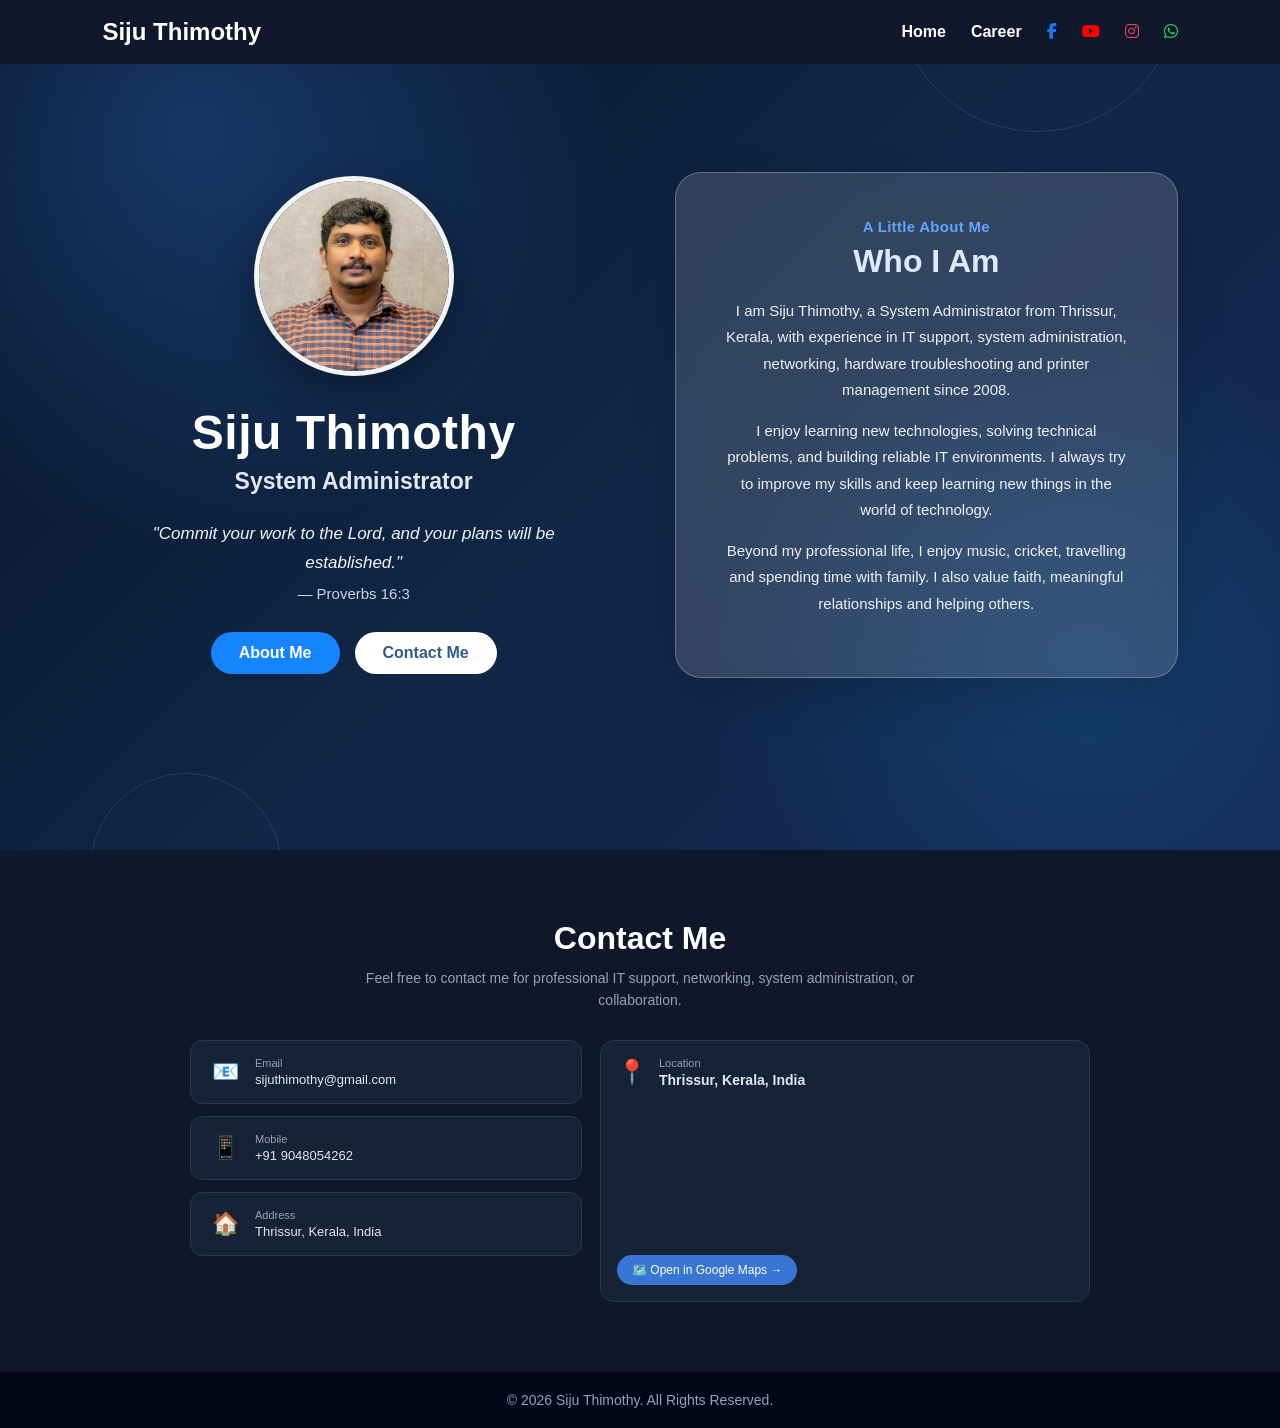
<file: index.html>
<!DOCTYPE html>
<html lang="en">
<head>
    <meta charset="UTF-8">
    <meta name="viewport" content="width=device-width, initial-scale=1.0">
    <title>Siju Thimothy | Official Website</title>

<link rel="stylesheet" href="https://cdnjs.cloudflare.com/ajax/libs/font-awesome/6.5.2/css/all.min.css">

    <link rel="stylesheet" href="css/style.css">
</head>
<body>

   <nav>
    <div class="logo">
        Siju Thimothy
    </div>

    <ul>
        <li><a href="index.html">Home</a></li>
        <li><a href="career.html">Career</a></li>
    
        <li>
            <a href="https://www.facebook.com/sijuthimothy" target="_blank" aria-label="Facebook">
                <i class="fa-brands fa-facebook-f"></i>
            </a>
        </li>
        <li>
            <a href="https://www.youtube.com/sijuthimothy" target="_blank" aria-label="YouTube">
                <i class="fa-brands fa-youtube"></i>
            </a>
        </li>
        <li>
            <a href="https://www.instagram.com/siju1987" target="_blank" aria-label="Instagram">
                <i class="fa-brands fa-instagram"></i>
            </a>
        </li>
        <li>
            <a href="https://wa.me/919048054262" target="_blank" aria-label="WhatsApp">
                <i class="fa-brands fa-whatsapp"></i>
            </a>
        </li>
    </ul>
</nav>

    <section class="hero">

    <!-- LEFT SIDE : CURRENT HOME -->
    <div class="hero-left">

        <img src="images/profile.jpg"
             alt="Siju Thimothy"
             class="profile-image">

        <h1>Siju Thimothy</h1>

        <h2>System Administrator</h2>

        <p class="quote">
            "Commit your work to the Lord, and your plans will be established."
        </p>

        <span class="verse">
            — Proverbs 16:3
        </span>

        <div class="hero-buttons">
            <a href="about.html" class="hero-btn primary-btn">
                About Me
            </a>

            <a href="#contact" class="hero-btn secondary-btn">
                Contact Me
            </a>
            
        </div>

    </div>


<!-- RIGHT SIDE : ABOUT ME SUMMARY -->
<div class="hero-about">

    <span class="about-label">A Little About Me</span>

    <h2>Who I Am</h2>

    <p>
        I am Siju Thimothy, a System Administrator from Thrissur, Kerala,
        with experience in IT support, system administration, networking,
        hardware troubleshooting and printer management since 2008.
    </p>

    <p>
        I enjoy learning new technologies, solving technical problems,
        and building reliable IT environments. I always try to improve
        my skills and keep learning new things in the world of technology.
    </p>

    <p>
        Beyond my professional life, I enjoy music, cricket, travelling
        and spending time with family. I also value faith, meaningful
        relationships and helping others.
    </p>

</div>

</section>

<section id="contact" class="contact">

    <h2>Contact Me</h2>

    <p class="contact-text">
        Feel free to contact me for professional IT support,
        networking, system administration, or collaboration.
    </p>

    <div class="contact-layout">

        <!-- LEFT : Contact Details -->
        <div class="contact-details">

            <a href="mailto:sijuthimothy@gmail.com" class="contact-mini-card">
                <span>📧</span>
                <div>
                    <small>Email</small>
                    <strong>sijuthimothy@gmail.com</strong>
                </div>
            </a>

            <a href="tel:+919048054262" class="contact-mini-card">
                <span>📱</span>
                <div>
                    <small>Mobile</small>
                    <strong>+91 9048054262</strong>
                </div>
            </a>

            <div class="contact-mini-card">
                <span>🏠</span>
                <div>
                    <small>Address</small>
                    <strong>Thrissur, Kerala, India</strong>
                </div>
            </div>

        </div>


        <!-- RIGHT : Location + Map -->
        <div class="location-card">

            <div class="location-heading">
                <span>📍</span>

                <div>
                    <small>Location</small>
                    <strong>Thrissur, Kerala, India</strong>
                </div>
            </div>

            <div class="map-container">
                <iframe
                    src="https://www.google.com/maps?q=Thrissur,Kerala,India&output=embed"
                    loading="lazy"
                    allowfullscreen>
                </iframe>
            </div>

            <a
                href="https://www.google.com/maps/search/?api=1&query=Thrissur,Kerala,India"
                target="_blank"
                class="map-button">
                🗺️ Open in Google Maps →
            </a>

        </div>

    </div>

</section>

<footer class="footer">
    <p>© 2026 Siju Thimothy. All Rights Reserved.</p>
</footer>

</body>
</html>
</file>
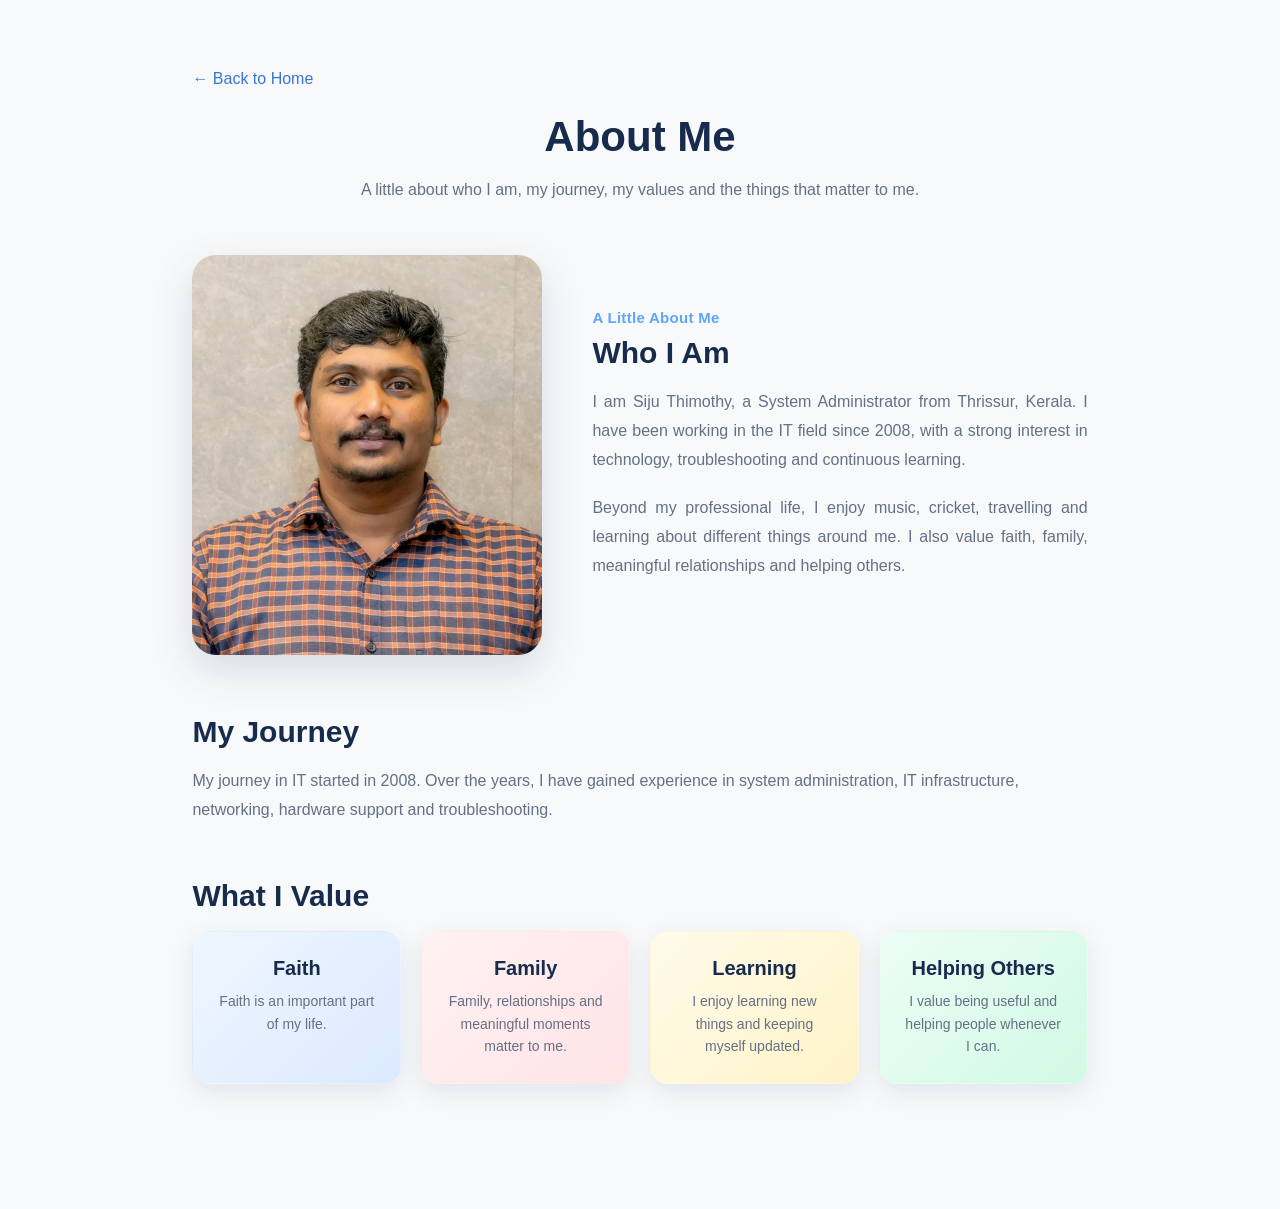
<file: about.html>
<!DOCTYPE html>
<html lang="en">
<head>
    <meta charset="UTF-8">
    <meta name="viewport" content="width=device-width, initial-scale=1.0">

    <title>About Me | Siju Thimothy</title>

    <link rel="stylesheet" href="css/style.css">
</head>

<body>

    <section class="about-page">

        <a href="index.html" class="back-link">
            ← Back to Home
        </a>

        <div class="about-header">

            <h1>About Me</h1>

            <p>
                A little about who I am, my journey, my values
                and the things that matter to me.
            </p>

        </div>

        <div class="about-content">

    <div class="about-profile">

        <div class="about-photo">
            <img src="images/profile.jpg" alt="Siju Thimothy">
        </div>

        <div class="about-text">

            <span class="about-label">A Little About Me</span>

            <h2>Who I Am</h2>

            <p>
                I am Siju Thimothy, a System Administrator from
                Thrissur, Kerala. I have been working in the IT field
                since 2008, with a strong interest in technology,
                troubleshooting and continuous learning.
            </p>

            <p>
                Beyond my professional life, I enjoy music, cricket,
                travelling and learning about different things around me.
                I also value faith, family, meaningful relationships
                and helping others.
            </p>

        </div>

    </div>

    <div class="about-section">

        <h2>My Journey</h2>

        <p>
            My journey in IT started in 2008. Over the years, I have
            gained experience in system administration, IT infrastructure,
            networking, hardware support and troubleshooting.
        </p>

    </div>

    <div class="about-section">

        <h2>What I Value</h2>

        <div class="values-list">

            <div class="value-card">
                <h3>Faith</h3>
                <p>Faith is an important part of my life.</p>
            </div>

            <div class="value-card">
                <h3>Family</h3>
                <p>Family, relationships and meaningful moments matter to me.</p>
            </div>

            <div class="value-card">
                <h3>Learning</h3>
                <p>I enjoy learning new things and keeping myself updated.</p>
            </div>

            <div class="value-card">
                <h3>Helping Others</h3>
                <p>I value being useful and helping people whenever I can.</p>
            </div>

        </div>

    </div>

</div>

    </section>

</body>
</html>
</file>
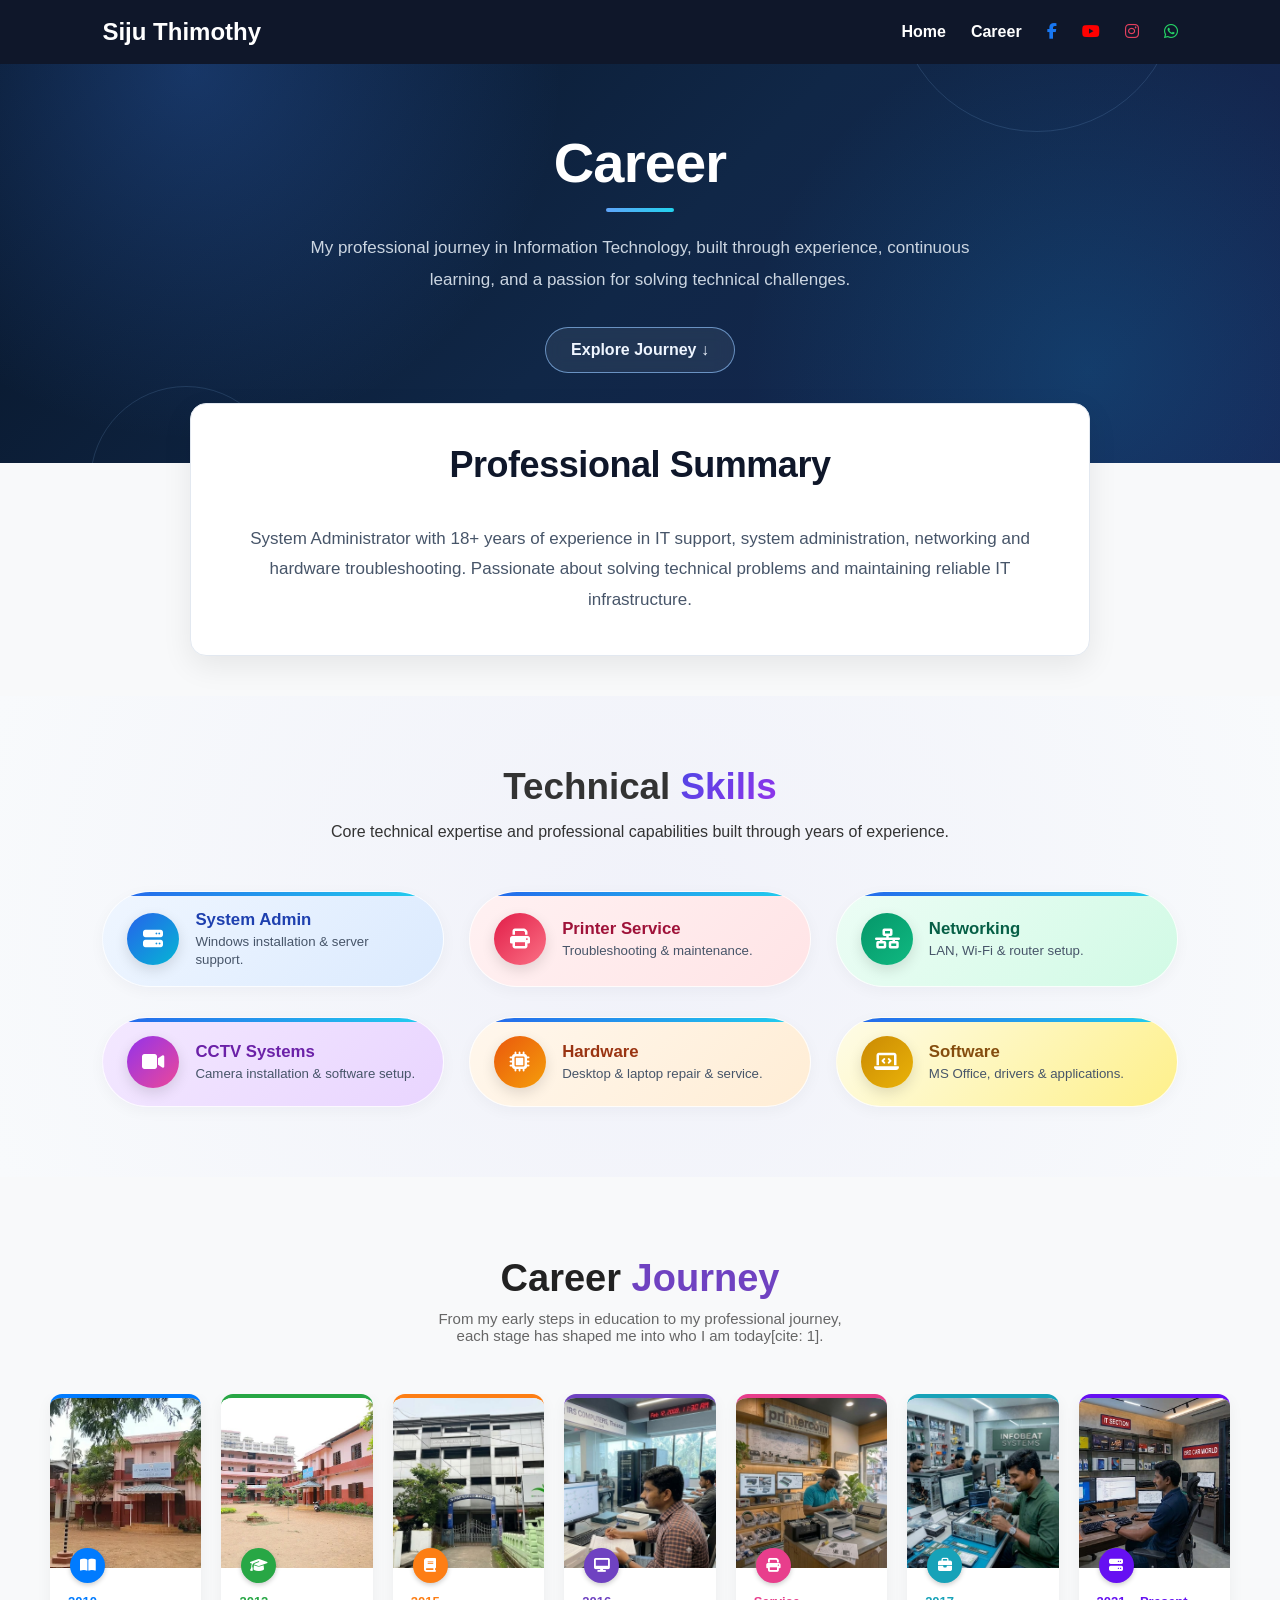
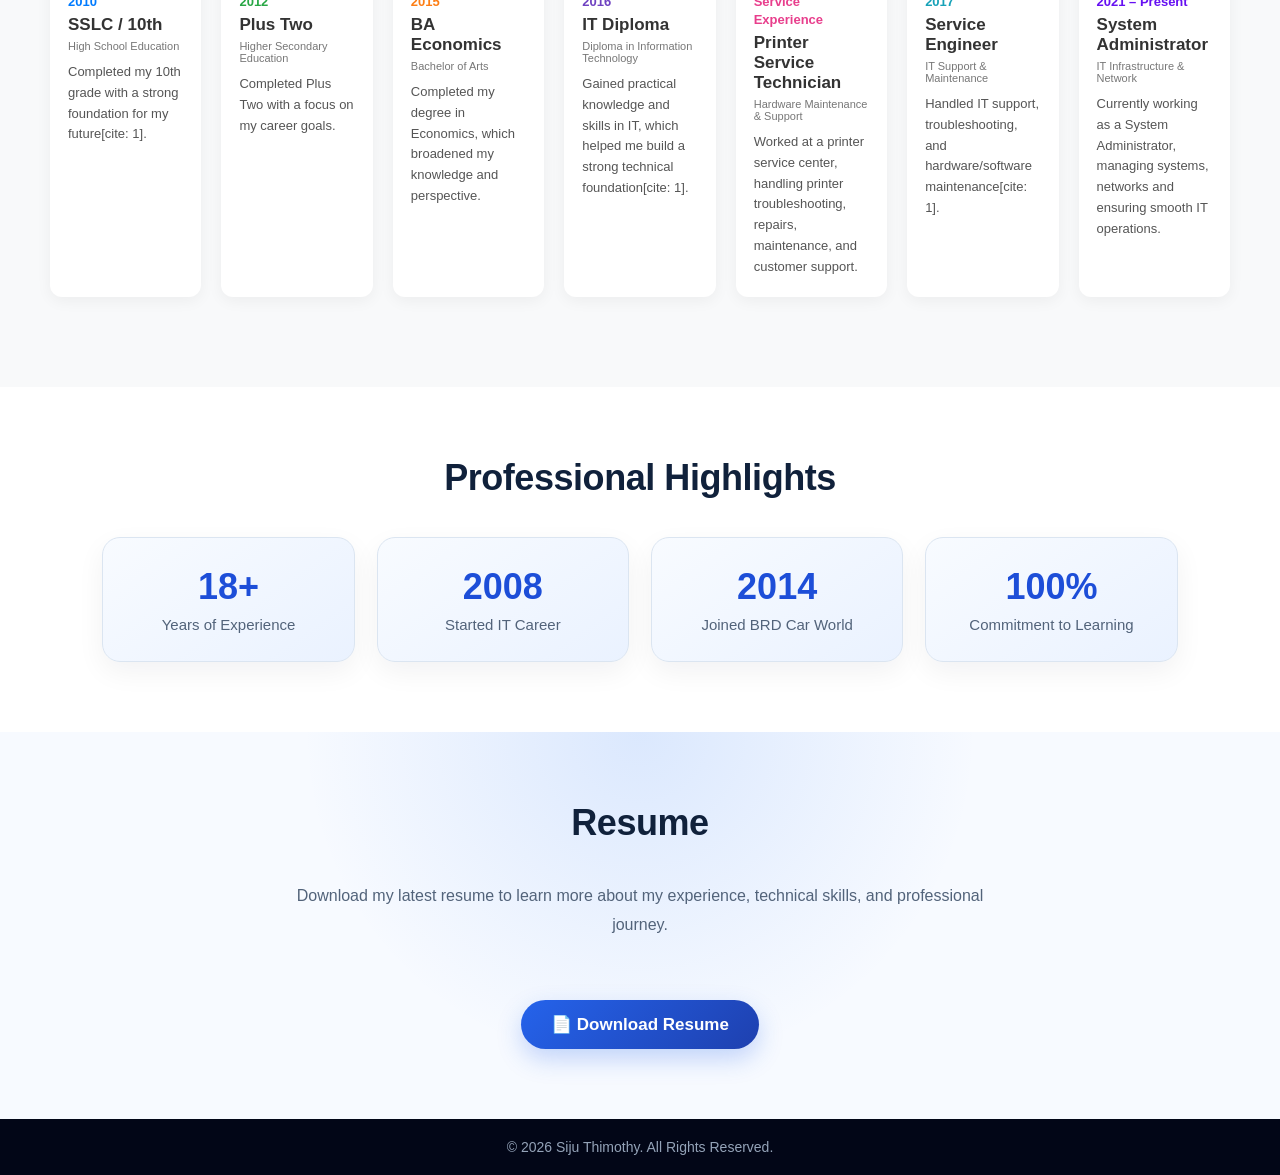
<file: career.html>
<!DOCTYPE html>
<html lang="en">

<head>
    <meta charset="UTF-8">
    <meta name="viewport" content="width=device-width, initial-scale=1.0">
    <title>Career | Siju Thimothy</title>

    <link rel="stylesheet" href="https://cdnjs.cloudflare.com/ajax/libs/font-awesome/6.5.2/css/all.min.css">
    <link rel="stylesheet" href="css/style.css">

    <style>
        #career-journey {
            scroll-margin-top: 80px;
        }
    </style>
</head>

<body>

<nav>
    <div class="logo">
        Siju Thimothy
    </div>

    <ul>
        <li><a href="index.html">Home</a></li>
        <li><a href="career.html">Career</a></li>
        
        <li>
            <a href="https://www.facebook.com/sijuthimothy" target="_blank" aria-label="Facebook">
                <i class="fa-brands fa-facebook-f"></i>
            </a>
        </li>

        <li>
            <a href="https://www.youtube.com/sijuthimothy" target="_blank" aria-label="YouTube">
                <i class="fa-brands fa-youtube"></i>
            </a>
        </li>

        <li>
            <a href="https://www.instagram.com/siju1987" target="_blank" aria-label="Instagram">
                <i class="fa-brands fa-instagram"></i>
            </a>
        </li>

        <li>
            <a href="https://wa.me/919048054262" target="_blank" aria-label="WhatsApp">
                <i class="fa-brands fa-whatsapp"></i>
            </a>
        </li>
    </ul>
</nav>

<section class="career-hero">
    <h1>Career</h1>

    <p>
        My professional journey in Information Technology,
        built through experience, continuous learning,
        and a passion for solving technical challenges.
    </p>

    <div style="text-align:center;">
        <a href="#career-journey" class="it-journey-btn">
            Explore Journey ↓
        </a>
    </div>
    
</section>

<!-- Professional Summary Section (Placed right after Hero for better flow) -->
<section class="summary">
    <h2>Professional Summary</h2>
    <p>
        System Administrator with 18+ years of experience in IT support,
        system administration, networking and hardware troubleshooting.
        Passionate about solving technical problems and maintaining reliable IT infrastructure.
    </p>
</section>

<!-- Technical Skills Grid Section with 6 Cards -->
<section class="skills-grid-section">
    <div class="skills-grid-container">
        
        <div class="section-title">
            <h2>Technical <span class="gradient-title">Skills</span></h2>
            <p>Core technical expertise and professional capabilities built through years of experience.</p>
        </div>

        <div class="skills-cards-grid">
            
            <!-- Card 1: System Admin -->
            <div class="grid-card card-1 skill-card" data-title="System Administration" data-desc="Windows Server installation, Active Directory management, group policies, and IT infrastructure maintenance." data-icon="fa-server">
                <div class="icon-circle"><i class="fa-solid fa-server"></i></div>
                <div class="node-text">
                    <h4>System Admin</h4>
                    <p>Windows installation & server support.</p>
                </div>
            </div>

            <!-- Card 2: Printer Service -->
            <div class="grid-card card-2 skill-card" data-title="Printer Service" data-desc="Expertise in servicing Canon, HP network printers, cartridge refilling, and driver troubleshooting." data-icon="fa-print">
                <div class="icon-circle"><i class="fa-solid fa-print"></i></div>
                <div class="node-text">
                    <h4>Printer Service</h4>
                    <p>Troubleshooting & maintenance.</p>
                </div>
            </div>

            <!-- Card 3: Networking -->
            <div class="grid-card card-3 skill-card" data-title="Networking" data-desc="LAN & Wi-Fi setup, structured cabling, TCP/IP configurations, and router setup." data-icon="fa-network-wired">
                <div class="icon-circle"><i class="fa-solid fa-network-wired"></i></div>
                <div class="node-text">
                    <h4>Networking</h4>
                    <p>LAN, Wi-Fi & router setup.</p>
                </div>
            </div>

            <!-- Card 4: CCTV Systems -->
            <div class="grid-card card-4 skill-card" data-title="CCTV Systems" data-desc="CCTV camera installation, DVR/NVR configuration, cabling, and monitoring software." data-icon="fa-video">
                <div class="icon-circle"><i class="fa-solid fa-video"></i></div>
                <div class="node-text">
                    <h4>CCTV Systems</h4>
                    <p>Camera installation & software setup.</p>
                </div>
            </div>

            <!-- Card 5: Hardware -->
            <div class="grid-card card-5 skill-card" data-title="Hardware Maintenance" data-desc="Desktop and laptop chip-level troubleshooting, assembly, and component upgrades." data-icon="fa-microchip">
                <div class="icon-circle"><i class="fa-solid fa-microchip"></i></div>
                <div class="node-text">
                    <h4>Hardware</h4>
                    <p>Desktop & laptop repair & service.</p>
                </div>
            </div>

            <!-- Card 6: Software -->
            <div class="grid-card card-6 skill-card" data-title="Software & Applications" data-desc="MS Office installation, drivers deployment, and general software application support." data-icon="fa-laptop-code">
                <div class="icon-circle"><i class="fa-solid fa-laptop-code"></i></div>
                <div class="node-text">
                    <h4>Software</h4>
                    <p>MS Office, drivers & applications.</p>
                </div>
            </div>

        </div>

    </div>
</section>

<!-- Career Journey Visual Timeline Section -->
<section id="career-journey" class="career-journey-section" style="padding: 70px 0;">
    <div class="career-header">
        <h2>Career <span class="highlight-text">Journey</span></h2>
        <p>From my early steps in education to my professional journey,<br> each stage has shaped me into who I am today[cite: 1].</p>
    </div>

    <div class="timeline-container" style="max-width: 1250px; margin: 0 auto; padding: 0 20px;">
        <!-- Card 1 -->
        <div class="journey-card" style="--card-color: #007bff;">
            <div class="card-image">
                <img src="images/school.jpg" alt="School">
                <div class="card-icon"><i class="fa-solid fa-book-open"></i></div>
            </div>
            <div class="card-content">
                <span class="year">2010</span>
                <h3>SSLC / 10th</h3>
                <span class="category">High School Education</span>
                <p>Completed my 10th grade with a strong foundation for my future[cite: 1].</p>
            </div>
        </div>

        <!-- Card 2 -->
        <div class="journey-card" style="--card-color: #28a745;">
            <div class="card-image">
                <img src="images/plus-two.jpg" alt="Plus Two">
                <div class="card-icon"><i class="fa-solid fa-graduation-cap"></i></div>
            </div>
            <div class="card-content">
                <span class="year">2012</span>
                <h3>Plus Two</h3>
                <span class="category">Higher Secondary Education</span>
                <p>Completed Plus Two with a focus on my career goals.</p>
            </div>
        </div>

        <!-- Card 3 -->
        <div class="journey-card" style="--card-color: #fd7e14;">
            <div class="card-image">
                <img src="images/degree.jpg" alt="BA Economics">
                <div class="card-icon"><i class="fa-solid fa-book"></i></div>
            </div>
            <div class="card-content">
                <span class="year">2015</span>
                <h3>BA Economics</h3>
                <span class="category">Bachelor of Arts</span>
                <p>Completed my degree in Economics, which broadened my knowledge and perspective.</p>
            </div>
        </div>

        <!-- Card 4 -->
        <div class="journey-card" style="--card-color: #6f42c1;">
            <div class="card-image">
                <img src="images/it-diploma.jpg" alt="IT Diploma">
                <div class="card-icon"><i class="fa-solid fa-desktop"></i></div>
            </div>
            <div class="card-content">
                <span class="year">2016</span>
                <h3>IT Diploma</h3>
                <span class="category">Diploma in Information Technology</span>
                <p>Gained practical knowledge and skills in IT, which helped me build a strong technical foundation[cite: 1].</p>
            </div>
        </div>

        <!-- Card 5 -->
        <div class="journey-card" style="--card-color: #e83e8c;">
            <div class="card-image">
                <img src="images/printer-service.jpg" alt="Printer Service Technician">
                <div class="card-icon"><i class="fa-solid fa-print"></i></div>
            </div>
            <div class="card-content">
                <span class="year">Service Experience</span>
                <h3>Printer Service Technician</h3>
                <span class="category">Hardware Maintenance & Support</span>
                <p>Worked at a printer service center, handling printer troubleshooting, repairs, maintenance, and customer support.</p>
            </div>
        </div>

        <!-- Card 6 -->
        <div class="journey-card" style="--card-color: #17a2b8;">
            <div class="card-image">
                <img src="images/service-engineer.jpg" alt="Service Engineer">
                <div class="card-icon"><i class="fa-solid fa-briefcase"></i></div>
            </div>
            <div class="card-content">
                <span class="year">2017</span>
                <h3>Service Engineer</h3>
                <span class="category">IT Support & Maintenance</span>
                <p>Handled IT support, troubleshooting, and hardware/software maintenance[cite: 1].</p>
            </div>
        </div>

        <!-- Card 7 -->
        <div class="journey-card" style="--card-color: #6610f2;">
            <div class="card-image">
                <img src="images/sys-admin.jpg" alt="System Administrator">
                <div class="card-icon"><i class="fa-solid fa-server"></i></div>
            </div>
            <div class="card-content">
                <span class="year">2021 – Present</span>
                <h3>System Administrator</h3>
                <span class="category">IT Infrastructure & Network</span>
                <p>Currently working as a System Administrator, managing systems, networks and ensuring smooth IT operations.</p>
            </div>
        </div>
    </div>
</section>

<!-- Professional Highlights Section -->
<section class="highlights">
    <h2>Professional Highlights</h2>
    <div class="highlight-grid">
        <div class="highlight-card">
            <h3>18+</h3>
            <p>Years of Experience</p>
        </div>
        <div class="highlight-card">
            <h3>2008</h3>
            <p>Started IT Career</p>
        </div>
        <div class="highlight-card">
            <h3>2014</h3>
            <p>Joined BRD Car World</p>
        </div>
        <div class="highlight-card">
            <h3>100%</h3>
            <p>Commitment to Learning</p>
        </div>
    </div>
</section>

<!-- Resume Download Section -->
<section class="resume">
    <h2>Resume</h2>
    <p>
        Download my latest resume to learn more about my
        experience, technical skills, and professional journey.
    </p>
    <a href="files/resume.pdf" class="resume-btn" download>
        📄 Download Resume
    </a>
</section>

<footer class="footer">
    <p>© 2026 Siju Thimothy. All Rights Reserved.</p>
</footer>

<!-- Click Zoom Modal Structure -->
<div id="cardZoomModal" class="card-zoom-modal">
    <div class="zoom-modal-content">
        <span class="zoom-close-btn">&times;</span>
        <div id="zoomModalBody"></div>
    </div>
</div>

<script>
    const journeyCards = document.querySelectorAll('.journey-card');
    const cardZoomModal = document.getElementById('cardZoomModal');
    const zoomModalBody = document.getElementById('zoomModalBody');
    const zoomCloseBtn = document.querySelector('.zoom-close-btn');

    journeyCards.forEach(card => {
        card.addEventListener('click', () => {
            zoomModalBody.innerHTML = card.innerHTML;
            cardZoomModal.classList.add('active');
            document.body.style.overflow = 'hidden';
        });
    });

    zoomCloseBtn.addEventListener('click', () => {
        cardZoomModal.classList.remove('active');
        document.body.style.overflow = 'auto';
    });

    cardZoomModal.addEventListener('click', (e) => {
        if (e.target === cardZoomModal) {
            cardZoomModal.classList.remove('active');
            document.body.style.overflow = 'auto';
        }
    });
</script>

</body>
</html>
</file>
<file: css/style.css>
*{
    margin:0;
    padding:0;
    box-sizing:border-box;
}

html{
    scroll-behavior:smooth;
}

body{
    font-family:Arial, Helvetica, sans-serif;
    background:#f4f7fb;
    color:#333;
}

nav{
    position:fixed;
    top:0;
    left:0;
    width:100%;
    background:#0f172a;
    display:flex;
    justify-content:space-between;
    align-items:center;
    padding:18px 8%;
    z-index:1000;
}

.logo{
    color:#fff;
    font-size:24px;
    font-weight:bold;
}

nav ul{
    display:flex;
    list-style:none;
}

nav ul li{
    margin-left:25px;
}

nav ul li a{
    color:white;
    text-decoration:none;
    font-weight:600;
    transition:.3s;
}

nav ul li a:hover{
    color:#60a5fa;
}

.hero{
    min-height:100vh;
    display:flex;
    justify-content:center;
    align-items:center;
    text-align:center;
    padding:100px 20px;

    background:
        linear-gradient(135deg, rgba(8,18,35,.88), rgba(30,64,100,.72)),
        url("../images/background.jpg");

    background-size:cover;
    background-position:center;
}


.hero-content{
    color:white;
}


/* Profile Photo */
.profile-img{
    width: 200px;
    height: 200px;
    border-radius:50%;
    object-fit:cover;

    border:5px solid rgba(255,255,255,.95);

    margin-bottom:20px;

    box-shadow:
        0 0 0 8px rgba(255,255,255,.08),
        0 12px 35px rgba(0,0,0,.35);

    transition:.3s ease;
}

.profile-img:hover{
    transform:scale(1.04);
}


/* Name */
.hero h1{
    font-size:52px;
    margin-bottom:8px;
    letter-spacing:.5px;
}


/* Profession */
.hero h2{
    font-size:28px;
    margin-bottom:18px;
    color:#dbeafe;
}


/* Bible Verse */
.tagline{
    margin:20px auto;
    font-size:20px;
    font-style:italic;
    line-height:1.6;
    color:#f1f5f9;
    max-width:700px;
}


/* Buttons */
.hero-buttons{
    margin-top:30px;
}


.btn{
    display:inline-block;
    padding:13px 30px;
    border-radius:50px;
    text-decoration:none;
    margin:10px;
    font-weight:bold;

    transition:all .3s ease;
}


/* About Me */
.btn-primary{
    background:linear-gradient(135deg,#2563eb,#1d4ed8);
    color:white;

    box-shadow:0 10px 25px rgba(37,99,235,.30);
}


.btn-primary:hover{
    transform:translateY(-3px);
    box-shadow:0 16px 30px rgba(37,99,235,.45);
}


/* Contact */
.btn-secondary{
    background:white;
    color:#2563eb;

    box-shadow:0 10px 25px rgba(0,0,0,.25);
}


.btn-secondary:hover{
    transform:translateY(-3px);
    background:#f8fafc;
    box-shadow:0 8px 20px rgb(248, 247, 247);
}
.about{
    padding:90px 10%;
    background:#ffffff;
}

.about h2{
    text-align:center;
    font-size:38px;
    color:#0f172a;
    margin-bottom:40px;
}

.about-content{
    max-width:900px;
    margin:auto;
}

.about-text p{
    font-size:18px;
    line-height:1.9;
    color:#555;
    margin-bottom:20px;
    text-align:justify;
}

.hero-quote{
    font-size:22px;
    font-style:italic;
    margin:25px auto 10px;
    max-width:700px;
    line-height:1.7;
    color:#ffffff;
}

.verse{
    display:block;
    margin-bottom:30px;
    font-size:17px;
    color:#e5e7eb;
}
/* =========================
   CONTACT SECTION
========================= */

.contact {
    padding: 55px 8%;
    background: #0f172a;
    color: white;
    text-align: center;
}

.contact h2 {
    font-size: 32px;
    margin-bottom: 10px;
}

.contact-text {
    max-width: 620px;
    margin: 0 auto 28px;
    line-height: 1.6;
    color: #94a3b8;
    font-size: 14px;
}


/* Main two-column layout */

.contact-layout {
    max-width: 900px;
    margin: auto;
    display: grid;
    grid-template-columns: 1fr 1.25fr;
    gap: 18px;
    align-items: stretch;
}


/* Left details */

.contact-details {
    display: flex;
    flex-direction: column;
    gap: 12px;
}

.contact-mini-card {
    display: flex;
    align-items: center;
    gap: 14px;
    padding: 16px 18px;
    background: #162236;
    border: 1px solid #263750;
    border-radius: 12px;
    text-align: left;
    text-decoration: none;
    color: white;
    transition: 0.3s ease;
}

.contact-mini-card:hover {
    transform: translateX(4px);
    border-color: #3976d3;
    background: #1b2b44;
}

.contact-mini-card > span {
    font-size: 22px;
    width: 32px;
    text-align: center;
}

.contact-mini-card small,
.location-heading small {
    display: block;
    color: #94a3b8;
    font-size: 11px;
    margin-bottom: 3px;
}

.contact-mini-card strong {
    display: block;
    color: #e2e8f0;
    font-size: 13px;
    font-weight: 500;
}


/* Right location card */

.location-card {
    background: #162236;
    border: 1px solid #263750;
    border-radius: 14px;
    padding: 16px;
    text-align: left;
}

.location-heading {
    display: flex;
    align-items: center;
    gap: 12px;
    margin-bottom: 12px;
}

.location-heading > span {
    font-size: 24px;
}

.location-heading strong {
    display: block;
    color: #e2e8f0;
    font-size: 14px;
}


/* Map */

.map-container {
    height: 145px;
    border-radius: 10px;
    overflow: hidden;
}

.map-container iframe {
    width: 100%;
    height: 100%;
    border: 0;
}


/* Map button */

.map-button {
    display: inline-block;
    margin-top: 10px;
    padding: 8px 15px;
    border-radius: 20px;
    background: #3976d3;
    color: white;
    text-decoration: none;
    font-size: 12px;
    transition: 0.3s ease;
}

.map-button:hover {
    background: #2864c7;
    transform: translateY(-2px);
}


/* =========================
   MOBILE
========================= */

@media (max-width: 768px) {

    .contact {
        padding: 45px 6%;
    }

    .contact h2 {
        font-size: 28px;
    }

    .contact-layout {
        grid-template-columns: 1fr;
    }

    .map-container {
        height: 190px;
    }
}

.footer{
    background:#020617;
    color:#94a3b8;
    text-align:center;
    padding:20px;
    font-size:14px;
}
.career-hero{
    padding:140px 10% 80px;
    text-align:center;
    background:#f8fafc;
}

.career-hero h1{
    font-size:48px;
    color:#0f172a;
    margin-bottom:18px;
    font-weight:700;
    letter-spacing:-1px;
}

.career-hero h1::after{
    content:"";
    display:block;
    width:60px;
    height:4px;
    background:#2563eb;
    border-radius:10px;
    margin:8px auto 0;
}

.career-hero p{
    max-width:700px;
    margin:auto;
    font-size:19px;
    line-height:1.8;
    color:#64748b;
}

/* ===== Skills Section ===== */

.skills{
    padding:80px 10%;
    background:#f8fafc;
}

.skills h2{
    text-align:center;
    font-size:38px;
    color:#0f172a;
    margin-bottom:50px;
}

.skills-grid{
    display:grid;
    grid-template-columns:repeat(auto-fit,minmax(240px,1fr));
    gap:22px;
}

.skill-card{
    background:#ffffff;
    border-radius:16px;
    padding:28px;
    border:1px solid #e5e7eb;
    box-shadow:0 6px 18px rgba(0,0,0,.07);
    transition:all .3s ease;
}

.skill-card:hover{
    transform:translateY(-6px);
    border-color:#2563eb;
    box-shadow:0 12px 28px rgba(37,99,235,.14);
}

.skill-card h3{
    color:#2563eb;
    font-size:20px;
    margin-bottom:12px;
}

.skill-card p{
    color:#64748b;
    line-height:1.7;
    font-size:15px;
}

/* ===== Work Experience ===== */

.experience{
    padding:70px 10%;
    background:#ffffff;
}

.experience h2{
    text-align:center;
    font-size:36px;
    color:#0f172a;
    margin-bottom:40px;
}

.experience-card{
    background:#f8fafc;
    border:1px solid #e5e7eb;
    border-radius:16px;
    padding:28px;
    margin-bottom:20px;
    box-shadow:0 6px 18px rgba(0,0,0,.07);
    transition:all .3s ease;
}

.experience-card:hover{
    transform:translateY(-6px);
    border-color:#2563eb;
    box-shadow:0 12px 28px rgba(37,99,235,.14);
}

.experience-card h3{
    color:#0f172a;
    font-size:22px;
    margin-bottom:8px;
}

.experience-card h4{
    color:#2563eb;
    font-size:17px;
    margin-bottom:8px;
}

.experience-card span{
    display:inline-block;
    color:#64748b;
    font-size:14px;
    font-weight:600;
    margin-bottom:12px;
}

.experience-card p{
    margin:0;
    color:#64748b;
    line-height:1.7;
    font-size:15px;
}
/* ===== Education ===== */

.education{
    padding:70px 10%;
    background:#f8fafc;
}

.education h2{
    text-align:center;
    font-size:36px;
    color:#0f172a;
    margin-bottom:40px;
}

.education-card{
    max-width:850px;
    margin:auto;
    background:#ffffff;
    border:1px solid #e5e7eb;
    border-radius:16px;
    padding:30px;
    box-shadow:0 6px 18px rgba(0,0,0,.07);
    transition:all .3s ease;
}

.education-card:hover{
    transform:translateY(-6px);
    border-color:#2563eb;
    box-shadow:0 12px 28px rgba(37,99,235,.14);
}

.education-card h3{
    color:#2563eb;
    font-size:22px;
    margin-bottom:12px;
}

.education-card p{
    color:#64748b;
    line-height:1.7;
    font-size:15px;
    margin:0;
}

/* ===== Areas of Expertise ===== */

.expertise{
    padding:60px 10%;
    background:#ffffff;
}

.expertise h2{
    text-align:center;
    font-size:34px;
    color:#0f172a;
    margin-bottom:35px;
}

.expertise ul{
    max-width:900px;
    margin:auto;
    padding:0;
    list-style:none;

    display:grid;
    grid-template-columns:repeat(auto-fit,minmax(250px,1fr));
    gap:18px;
}

.expertise li{
    background:#f8fafc;
    padding:18px 20px;
    border-radius:10px;
    border:1px solid #e5e7eb;
    box-shadow:0 3px 10px rgba(0,0,0,.06);

    font-size:15px;
    color:#334155;

    transition:.3s;
}

.expertise li:hover{
    transform:translateY(-4px);
    box-shadow:0 8px 18px rgba(37,99,235,.15);
    border-color:#2563eb;
}

/* ===== Professional Summary Styling Update ===== */

.summary {
    padding: 70px 10%;
    background: #ffffff !important; /* വെളുത്ത ബാക്ക്ഗ്രൗണ്ട് */
    text-align: center;
    border-top: 1px solid #e2e8f0;
    border-bottom: 1px solid #e2e8f0;
}

.summary h2 {
    font-size: 36px;
    color: #0f172a !important; /* കറുത്ത/ഡാർക്ക് ഹെഡിംഗ് */
    margin-bottom: 20px;
}

.summary p {
    max-width: 850px;
    margin: auto;
    font-size: 17px;
    line-height: 1.8;
    color: #475569 !important; /* വായിക്കാൻ എളുപ്പമുള്ള ഗ്രേ കളർ ടെക്സ്റ്റ് */
}

/* ===== Professional Highlights ===== */

.highlights{
    padding:70px 10%;
    background:#ffffff;
}

.highlights h2{
    text-align:center;
    font-size:36px;
    color:#0f172a;
    margin-bottom:40px;
}

.highlight-grid{
    display:grid;
    grid-template-columns:repeat(auto-fit,minmax(190px,1fr));
    gap:20px;
    max-width:950px;
    margin:auto;
}

.highlight-card{
    background:#f8fafc;
    border:1px solid #e5e7eb;
    border-radius:16px;
    padding:28px 20px;
    text-align:center;
    box-shadow:0 6px 18px rgba(0,0,0,.07);
    transition:all .3s ease;
}

.highlight-card:hover{
    transform:translateY(-6px);
    border-color:#2563eb;
    box-shadow:0 12px 28px rgba(37,99,235,.14);
}

.highlight-card h3{
    font-size:38px;
    color:#2563eb;
    margin-bottom:8px;
}

.highlight-card p{
    color:#64748b;
    font-size:15px;
    margin:0;
}
/* ===== Resume ===== */

.resume{
    padding:80px 10%;
    background:#f8fafc;
    text-align:center;
}

.resume h2{
    font-size:38px;
    color:#0f172a;
    margin-bottom:20px;
}

.resume p{
    max-width:700px;
    margin:0 auto 35px;
    line-height:1.8;
    color:#555;
}

.resume-btn{
    display:inline-block;
    margin-top:25px;
    padding:14px 30px;
    background:linear-gradient(135deg,#2563eb,#1d4ed8);
    color:#fff;
    text-decoration:none;
    font-size:17px;
    font-weight:600;
    border-radius:50px;
    box-shadow:0 8px 20px rgba(37,99,235,.3);
    transition:all .3s ease;
}

.resume-btn:hover{
    transform:translateY(-3px);
    box-shadow:0 12px 25px rgba(37,99,235,.45);
    background:linear-gradient(135deg,#1d4ed8,#1e40af);
}

.resume-btn:active{
    transform:scale(0.98);
}
/* ===== Personal Hero ===== */

.personal-hero{
    padding:140px 10% 80px;
    text-align:center;
    background:#f8fafc;
}

.personal-hero h1{
    font-size:48px;
    color:#0f172a;
    margin-bottom:20px;
}

.personal-hero p{
    max-width:700px;
    margin:auto;
    font-size:20px;
    line-height:1.8;
    color:#555;
}
/* ===== Quick Facts ===== */

.quick-facts{
    padding:80px 10%;
    background:#ffffff;
}

.quick-facts h2{
    text-align:center;
    font-size:38px;
    color:#0f172a;
    margin-bottom:40px;
}

/* ===== Quick Facts ===== */

.facts-grid{
    display:grid;
    grid-template-columns:repeat(auto-fit,minmax(220px,1fr));
    gap:25px;
}

.fact-card{
    background:#ffffff;
    border:1px solid #e5e7eb;
    padding:28px;
    border-radius:16px;
    text-align:center;
    box-shadow:0 6px 18px rgba(0,0,0,.07);
    transition:all .3s ease;
}

.fact-card:hover{
    transform:translateY(-6px);
    border-color:#2563eb;
    box-shadow:0 12px 28px rgba(37,99,235,.14);
}

.fact-card h3{
    color:#2563eb;
    margin-bottom:12px;
    font-size:20px;
}

.fact-card p{
    color:#64748b;
    font-size:15px;
    margin:0;
}

/* ===== Faith Journey ===== */

.faith-journey{
    padding:80px 10%;
    background:#f8fafc;
    text-align:center;
}

.faith-journey h2{
    font-size:38px;
    color:#0f172a;
    margin-bottom:25px;
}

.faith-journey p{
    max-width:800px;
    margin:auto;
    line-height:1.9;
    font-size:18px;
    color:#64748b;
}
/* ===== Life Values ===== */

.values{
    padding:80px 10%;
    background:#f8fafc;
}

.values h2{
    text-align:center;
    font-size:38px;
    color:#0f172a;
    margin-bottom:45px;
}


.value-card h3{
    color:#2563eb;
    margin-bottom:12px;
    font-size:20px;
}

.value-card p{
    color:#64748b;
    line-height:1.7;
    margin:0;
}

/* ===== Life Values - Colorful Compact Cards ===== */

.life-values{
    padding:70px 10%;
    background:#f8fafc;
}

.life-values h2{
    text-align:center;
    margin-bottom:35px;
}

.values-grid{
    display:grid;
    grid-template-columns:repeat(4, 1fr);
    gap:20px;
    max-width:1100px;
    margin:auto;
}

.value-card{
    padding:28px 20px;
    min-height:150px;

    border-radius:18px;
    text-align:center;

    border:1.5px solid;
    box-shadow:0 6px 18px rgba(0,0,0,.08);

    transition:all .3s ease;
}
/* Life Values - remove blue hover outline */

.value-card{
    border:1px solid transparent !important;
}

.value-card:hover{
    border:1px solid transparent !important;
    transform:translateY(-6px);
    box-shadow:0 12px 28px rgba(0,0,0,.12);
}

/* Individual colors */

.value-card:nth-child(1){
    background:linear-gradient(135deg,#eff6ff,#dbeafe);
    border-color:#93c5fd;
}

.value-card:nth-child(2){
    background:linear-gradient(135deg,#fff1f2,#ffe4e6);
    border-color:#fda4af;
}

.value-card:nth-child(3){
    background:linear-gradient(135deg,#fffbeb,#fef3c7);
    border-color:#fcd34d;
}

.value-card:nth-child(4){
    background:linear-gradient(135deg,#ecfdf5,#d1fae5);
    border-color:#86efac;
}


/* Hover */

.value-card h3{
    margin-bottom:10px;
    font-size:20px;
}

.value-card p{
    margin:0;
    line-height:1.6;
    font-size:14px;
    color:#475569;
}


/* Mobile */

@media(max-width:800px){
    .values-grid{
        grid-template-columns:repeat(2,1fr);
    }
}

@media(max-width:500px){
    .values-grid{
        grid-template-columns:1fr;
    }
}

/* ===== Interests ===== */

.interests{
    padding:80px 10%;
    background:#f8fafc;
    text-align:center;
}

.interests h2{
    font-size:38px;
    color:#0f172a;
    margin-bottom:40px;
}

.interest-tags{
    display:grid;
    grid-template-columns:repeat(auto-fit,minmax(180px,1fr));
    gap:20px;
}

.interest-tags span{
    background:#ffffff;
    color:#0f172a;
    padding:22px 15px;
    border-radius:12px;
    border:1px solid #e5e7eb;
    font-weight:600;
    box-shadow:0 4px 12px rgba(0,0,0,.06);
    transition:all .3s ease;
}

.interest-tags span:hover{
    transform:translateY(-6px);
    border-color:#2563eb;
    box-shadow:0 10px 22px rgba(37,99,235,.15);
}
/* ===== Gallery ===== */

.gallery{
    padding:80px 10%;
    background:#ffffff;
    text-align:center;
}

.gallery h2{
    font-size:38px;
    color:#0f172a;
    margin-bottom:40px;
}

.gallery-grid{
    display:grid;
    grid-template-columns:repeat(auto-fit,minmax(250px,1fr));
    gap:20px;
}

.gallery-grid img{
    width:100%;
    height:250px;
    object-fit:cover;
    border-radius:15px;
    transition:.3s;
    box-shadow:0 5px 15px rgba(0,0,0,.08);
}

.gallery-grid img:hover{
    transform:scale(1.05);
}
/* ===== Reflections ===== */

.reflections h2{
    text-align:center;
}

.reflections-grid{
    display:grid;
    grid-template-columns:repeat(4, 1fr);
    gap:22px;
    max-width:1200px;
    margin:35px auto 0;
}

.reflection-card {
    background: #ffffff;
    border: 2px solid #bfdbfe;
    border-radius: 14px;
    padding: 28px 24px;
    box-shadow: 0 4px 15px rgba(37, 99, 235, 0.12);
    transition: all 0.3s ease;
}

.reflection-card:hover {
    transform: translateY(-5px);
    border-color: #60a5fa;
    box-shadow: 0 8px 22px rgba(37, 99, 235, 0.25);
}

.reflection-card p {
    margin: 0;
    color: #374151;
    font-size: 16px;
    line-height: 1.7;
}
/* Mobile */
@media(max-width:900px){
    .reflections-grid{
        grid-template-columns:repeat(2,1fr);
    }
}

@media(max-width:600px){
    .reflections-grid{
        grid-template-columns:1fr;
    }
}

/* ===== Favorite Bible Verse ===== */

.favorite-verse{
    background:#f8fafc;
    padding:70px 10%;
    text-align:center;
}

.favorite-verse h2{
    font-size:28px;
    color:#1e293b;
    margin-bottom:30px;
}

.favorite-verse blockquote{
    max-width:850px;
    margin:0 auto;
    padding:35px 45px;

    background:#ffffff;
    border:1px solid #e5e7eb;
    border-radius:14px;

    box-shadow:0 5px 15px rgba(0,0,0,.08);

    font-size:22px;
    font-style:italic;
    line-height:1.8;
    color:#334155;

    transition:all .3s ease;
}

.favorite-verse blockquote:hover{
    transform:translateY(-6px);
    border-color:#93c5fd;
    box-shadow:0 12px 30px rgba(37,99,235,.25);
}
.verse-reference{
    margin-top:20px;
    font-size:18px;
    color:#2563eb;
    font-weight:bold;
}

nav ul li a[aria-label="Facebook"] i{
    color:#1877F2;
}

nav ul li a[aria-label="YouTube"] i{
    color:#FF0000;
}

nav ul li a[aria-label="Instagram"] i{
    color:#E4405F;
}

nav ul li a[aria-label="WhatsApp"] i{
    color:#25D366;
}
nav ul{
    display:flex;
    align-items:center;
}

nav ul li:nth-child(4){
    margin: left 40px;
}
.personal-hero h1{
    display:inline-block;
    position:relative;
    padding-bottom:10px;
}

.personal-hero h1::after{
    content:"";
    position:absolute;
    left:50%;
    bottom:0;
    transform:translateX(-50%);
    width:70px;
    height:4px;
    background:#2563eb;
    border-radius:10px;
}
/* ===== Family Gallery Page ===== */

.gallery-page{
    padding:80px 10%;
    background:#f8fafc;
    text-align:center;
    min-height:80vh;
}

.gallery-page h1{
    font-size:42px;
    color:#0f172a;
    margin-bottom:15px;
}

.gallery-page > p{
    max-width:700px;
    margin:0 auto 45px;
    color:#64748b;
    font-size:18px;
    line-height:1.8;
}

.family-gallery{
    display:grid;
    grid-template-columns:repeat(auto-fit,minmax(250px,1fr));
    gap:25px;
    max-width:1100px;
    margin:auto;
}

.family-gallery img{
    width:100%;
    height:260px;
    object-fit:cover;
    border-radius:16px;
    box-shadow:0 6px 18px rgba(0,0,0,.10);
    transition:all .3s ease;
}

.family-gallery img:hover{
    transform:translateY(-6px);
    box-shadow:0 12px 28px rgba(37,99,235,.18);
}
/* ===== Gallery Category Cards ===== */

.gallery-category-grid{
    display:grid;
    grid-template-columns:repeat(auto-fit,minmax(220px,1fr));
    gap:25px;
    max-width:1100px;
    margin:0 auto;
    justify-items:center;
}

.gallery-category-card{
    background:#ffffff;
    padding:30px 20px;
    border-radius:16px;
    border:1px solid #e5e7eb;
    text-align:center;
    text-decoration:none;
    box-shadow:0 5px 15px rgba(0,0,0,.07);
    transition:all .3s ease;
}

.gallery-category-card span{
    display:block;
    font-size:38px;
    margin-bottom:15px;
}

.gallery-category-card h3{
    color:#0f172a;
    font-size:20px;
    margin-bottom:8px;
}

.gallery-category-card p{
    color:#64748b;
    font-size:14px;
    margin:0;
}

.gallery-category-card:hover{
    transform:translateY(-7px);
    border-color:#2563eb;
    box-shadow:0 12px 25px rgba(37,99,235,.15);
}
.tech-gallery{
    padding:80px 10%;
    background:#f8fafc;
    text-align:center;
}

.tech-gallery h2{
    text-align:center;
    font-size:38px;
    color:#0f172a;
    margin-bottom:40px;
}
/* ===== Tech Photo Slider ===== */

.tech-slider{
    display:flex;
    align-items:center;
    gap:15px;
    max-width:1200px;
    margin:0 auto;
}

.tech-slides{
    display:flex;
    gap:18px;
    overflow:hidden;
    flex:1;
    scroll-behavior:smooth;
}

.tech-slides img{
    width:calc((100% - 54px) / 4);
    height:220px;
    object-fit:cover;
    flex-shrink:0;
    border-radius:14px;
    box-shadow:0 5px 15px rgba(0,0,0,.10);
    cursor:pointer;
    transition:transform .3s ease;
}

.tech-slides img:hover{
    transform:scale(1.06);
}

.slider-btn{
    width:42px;
    height:42px;
    border:none;
    border-radius:50%;
    background:#2563eb;
    color:#ffffff;
    font-size:22px;
    cursor:pointer;
    flex-shrink:0;
    transition:.3s;
}

.slider-btn:hover{
    background:#1d4ed8;
    transform:scale(1.08);
}
.slider-btn{
    display:none;
}
/* ===== Image Zoom ===== */

.tech-slides img{
    cursor:pointer;
}

.image-modal{
    display:none;
    position:fixed;
    z-index:9999;
    left:0;
    top:0;
    width:100%;
    height:100%;
    background:rgba(0,0,0,.88);
    align-items:center;
    justify-content:center;
    padding:30px;
}

.image-modal img{
    max-width:85%;
    max-height:85%;
    object-fit:contain;
    border-radius:10px;
}

.close-modal{
    position:absolute;
    top:20px;
    right:35px;
    color:white;
    font-size:45px;
    cursor:pointer;
}

.zoom-prev,
.zoom-next{
    position:absolute;
    top:50%;
    transform:translateY(-50%);
    background:rgba(255,255,255,.2);
    color:white;
    border:none;
    font-size:35px;
    width:50px;
    height:60px;
    cursor:pointer;
    border-radius:8px;
}

.zoom-prev{
    left:30px;
}

.zoom-next{
    right:30px;
}

.zoom-next:hover{
    background:rgba(255,255,255,.4);
}
.it-journey-btn{
    display:inline-block;
    margin-top: 30px;
    padding:12px 26px;
    border:2px solid #2563eb;
    color:#2563eb;
    background:#ffffff;
    text-decoration:none;
    border-radius:8px;
    font-weight:600;
    transition:all .3s ease;
}

.it-journey-btn:hover{
    background:#2563eb;
    color:#ffffff;
    transform:translateY(-3px);
    box-shadow:0 0 50px rgba(37,99,235,.55);
}
/* Family Moments Card - Reflection Card Style */

.gallery-category-card{
    border:1.5px solid #93c5fd;
    border-radius:14px;
    box-shadow:0 5px 15px rgba(37,99,235,.10);
    transition:all .3s ease;
}

.gallery-category-card:hover{
    transform:translateY(-6px);
    border-color:#60a5fa;
    box-shadow:0 10px 25px rgba(37,99,235,.25);
}
.favorite-verse blockquote{
    border:1.5px solid #93c5fd;
    border-radius:14px;
    box-shadow:0 5px 15px rgba(37,99,235,.10);
    transition:all .3s ease;
}

.favorite-verse blockquote:hover{
    transform:translateY(-5px);
    border-color:#60a5fa;
    box-shadow:0 10px 25px rgba(37,99,235,.25);
}
/* ===== Personal Page - Reflection Style Cards ===== */

/* Quick Facts */
.fact-card {
    border: 1.5px solid #93c5fd;
    border-radius: 14px;
    box-shadow: 0 5px 15px rgba(37, 99, 235, 0.10);
    transition: all 0.3s ease;
}

.fact-card:hover {
    transform: translateY(-6px);
    border: 3px solid #60a5fa;
    box-shadow:
        0 8px 22px rgba(37, 99, 235, 0.25),
        0 0 12px rgba(96, 165, 250, 0.20);
}


/* Life Values */
.value-card {
    border: 1.5px solid #93c5fd;
    border-radius: 14px;
    box-shadow: 0 5px 15px rgba(37, 99, 235, 0.10);
    transition: all 0.3s ease;
}

.value-card:hover {
    transform: translateY(-6px);
    border: 3px solid #60a5fa;
    box-shadow:
        0 8px 22px rgba(37, 99, 235, 0.25),
        0 0 12px rgba(96, 165, 250, 0.20);
}


/* Interests */
.interest-tags span {
    border: 1.5px solid #93c5fd;
    border-radius: 14px;
    box-shadow: 0 5px 15px rgba(37, 99, 235, 0.10);
    transition: all 0.3s ease;
}

.interest-tags span:hover {
    transform: translateY(-6px);
    border: 3px solid #60a5fa;
    box-shadow:
        0 8px 22px rgba(37, 99, 235, 0.25),
        0 0 12px rgba(96, 165, 250, 0.20);
}


/* Gallery Category Cards */
.gallery-category-card {
    border: 1.5px solid #93c5fd;
    border-radius: 14px;
    box-shadow: 0 5px 15px rgba(37, 99, 235, 0.10);
    transition: all 0.3s ease;
}

.gallery-category-card:hover {
    transform: translateY(-6px);
    border: 3px solid #60a5fa;
    box-shadow:
        0 8px 22px rgba(37, 99, 235, 0.25),
        0 0 12px rgba(96, 165, 250, 0.20);
}


/* Reflection Cards */
.reflection-card {
    border: 1.5px solid #93c5fd;
    border-radius: 14px;
    box-shadow: 0 5px 15px rgba(37, 99, 235, 0.10);
    transition: all 0.3s ease;
}

.reflection-card:hover {
    transform: translateY(-6px);
    border: 3px solid #60a5fa;
    box-shadow:
        0 8px 22px rgba(37, 99, 235, 0.25),
        0 0 12px rgba(96, 165, 250, 0.20);
}


/* Favorite Bible Verse */
.favorite-verse blockquote {
    border: 1.5px solid #93c5fd;
    border-radius: 14px;
    box-shadow: 0 5px 15px rgba(37, 99, 235, 0.10);
    transition: all 0.3s ease;
}

.favorite-verse blockquote:hover {
    transform: translateY(-6px);
    border: 3px solid #60a5fa;
    box-shadow:
        0 8px 22px rgba(37, 99, 235, 0.25),
        0 0 12px rgba(96, 165, 250, 0.20);
}
/* Professional Personal Text */
.personal-section h2 {
    font-family: "Poppins", sans-serif;
    font-weight: 600;
    letter-spacing: 0.3px;
}

.personal-section p {
    font-family: "Poppins", sans-serif;
    font-weight: 400;
    font-size: 16px;
    line-height: 1.9;
    letter-spacing: 0.2px;
    color: #475569;
}
.personal-section p {
    margin-bottom: 20px;
    line-height: 1.9;
}

.personal-section p:last-child {
    margin-bottom: 0;
}
.personal-section .personal-content {
    max-width: 950px;
    margin: 0 auto;
}

.personal-section p {
    margin-bottom: 20px;
    line-height: 1.9;
}
.personal-hero {
    width: 100%;
    max-width: 1100px;
    margin: 0 auto;
    padding: 60px 40px;
    box-sizing: border-box;
}

.personal-hero p {
    max-width: 1000px;
    margin: 0 auto 20px;
    line-height: 1.9;
}
.personal-hero {
    padding-top: 100px;
}
/* Personal section - compact */
.personal-hero {
    padding-top: 100px;
    padding-bottom: 30px;
}

/* Life Values - move upward */
.values {
    padding-top: 30px;
}
/* ===== Colorful Interest Cards ===== */

.interests-grid {
    display: grid;
    grid-template-columns: repeat(4, 1fr);
    gap: 18px;
    max-width: 1000px;
    margin: 30px auto;
}

.interest-card {
    min-height: 110px;
    border-radius: 20px;
    display: flex;
    flex-direction: column;
    align-items: center;
    justify-content: center;
    gap: 10px;

    font-size: 32px;
    border: 1px solid rgba(255,255,255,.8);

    box-shadow: 0 6px 18px rgba(0,0,0,.08);
    transition: all .3s ease;
}

.interest-card span {
    font-family: "Poppins", sans-serif;
    font-size: 15px;
    font-weight: 500;
}

/* Colors */

.interest-card:nth-child(1) {
    background: linear-gradient(135deg,#dbeafe,#bfdbfe);
}

.interest-card:nth-child(2) {
    background: linear-gradient(135deg,#dcfce7,#bbf7d0);
}

.interest-card:nth-child(3) {
    background: linear-gradient(135deg,#fce7f3,#fbcfe8);
}

.interest-card:nth-child(4) {
    background: linear-gradient(135deg,#fef3c7,#fde68a);
}

.interest-card:nth-child(5) {
    background: linear-gradient(135deg,#ede9fe,#ddd6fe);
}

.interest-card:nth-child(6) {
    background: linear-gradient(135deg,#cffafe,#a5f3fc);
}

.interest-card:nth-child(7) {
    background: linear-gradient(135deg,#ffedd5,#fed7aa);
}

.interest-card:nth-child(8) {
    background: linear-gradient(135deg,#fee2e2,#fecaca);
}

/* Hover */

.interest-card:hover {
    transform: translateY(-7px) scale(1.02);
    box-shadow:
        0 12px 25px rgba(0,0,0,.12),
        0 0 12px rgba(96,165,250,.25);
}

/* Mobile */

@media (max-width: 800px) {
    .interests-grid {
        grid-template-columns: repeat(2, 1fr);
    }
}

@media (max-width: 500px) {
    .interests-grid {
        grid-template-columns: 1fr 1fr;
        gap: 12px;
    }

    .interest-card {
        min-height: 100px;
    }
}
/* ===== Compact Interest Cards ===== */

.interest-cards {
    display: grid;
    grid-template-columns: repeat(3, 1fr);
    gap: 28px;
    max-width: 1200px;
    margin: 0 auto;
}

.interest-card {
    min-height: 280px;
    border-radius: 20px;
    overflow: hidden;
    position: relative;
    box-shadow: 0 10px 30px rgba(0, 0, 0, 0.15);
    transition: transform 0.3s ease, box-shadow 0.3s ease;
}

.interest-card img {
    width: 100%;
    height: 280px;
    object-fit: cover;
    display: block;
}

.interest-card:hover {
    transform: translateY(-8px);
    box-shadow: 0 18px 40px rgba(0, 0, 0, 0.22);
}

/* Text area */

.interest-content {
    position: absolute;
    left: 0;
    right: 0;
    bottom: 0;

    padding: 12px 14px;

    background: linear-gradient(
        transparent,
        rgba(0, 0, 0, 0.78)
    );

    color: white;
}

.interest-content h3 {
    margin: 0;
    font-family: "Poppins", sans-serif;
    font-size: 17px;
    font-weight: 600;
}

.interest-content p {
    margin: 3px 0 0;
    font-size: 12px;
    line-height: 1.4;
    color: rgba(255,255,255,0.9);
}

/* Hover */

.interest-card:hover {
    transform: translateY(-6px);
    border-color: #60a5fa;

    box-shadow:
        0 10px 25px rgba(37, 99, 235, 0.18),
        0 0 14px rgba(96, 165, 250, 0.25);
}

.interest-card:hover img {
    transform: scale(1.07);
}


/* Mobile */

@media (max-width: 700px) {
    .interest-cards {
        grid-template-columns: 1fr;
    }
}
/* ================================
   MEMORABLE MOMENTS
================================ */

.memory-card {
    max-width: 1000px;
    height: 300px;
    margin: 30px auto 50px;
    display: grid;
    grid-template-columns: 1.1fr 1fr;
    overflow: hidden;
    border-radius: 24px;
    background: #ffffff;
    box-shadow: 0 15px 40px rgba(30, 60, 100, 0.15);
}

/* Image area */
.memory-slideshow {
    width: 100%;
    height: 300px;
    overflow: hidden;
    position: relative;
}

.memory-slideshow img {
    width: 100%;
    height: 100%;
    display: none;
    object-fit: cover;
    object-position: center;
}

.memory-slideshow img:first-child {
    display: block;
}

/* Text area */
.memory-content {
    padding: 35px;
    display: flex;
    flex-direction: column;
    justify-content: center;
}

.memory-content h3 {
    font-size: 30px;
    margin: 0 0 15px;
    color: #172b4d;
}

.memory-content p {
    font-size: 16px;
    line-height: 1.8;
    color: #667085;
    margin: 0;
}

/* Remove underline from clickable memory card */
.memory-card,
.memory-card:hover,
.memory-card:visited,
.memory-card:active {
    text-decoration: none;
    color: inherit;
}

/* Mobile */
@media (max-width: 700px) {

    .memory-card {
        grid-template-columns: 1fr;
        height: auto;
        margin: 25px 15px 40px;
    }

    .memory-slideshow {
        height: 230px;
    }

    .memory-slideshow img {
        height: 230px;
    }

    .memory-content {
        padding: 30px;
    }

    .memory-content h3 {
        font-size: 25px;
    }
}
/* =================================
   MEMORABLE MOMENTS PAGE
================================= */

.memories-page {
    max-width: 1100px;
    margin: 0 auto;
    padding: 60px 30px;
}

.back-link {
    display: inline-block;
    margin-bottom: 25px;
    color: #3976d3;
    text-decoration: none;
    font-weight: 500;
}

.memories-page h1 {
    text-align: center;
    font-size: 38px;
    color: #172b4d;
    margin-bottom: 12px;
}

.memories-intro {
    text-align: center;
    max-width: 650px;
    margin: 0 auto 45px;
    color: #667085;
    line-height: 1.8;
}

/* Photo Gallery */

.memories-grid {
    display: grid;
    grid-template-columns: repeat(3, 1fr);
    gap: 24px;
}

.moment-item {
    height: 280px;
    border-radius: 20px;
    overflow: hidden;
    background: #f5f8ff;
    box-shadow: 0 10px 30px rgba(30, 60, 100, 0.15);
    transition: transform 0.3s ease, box-shadow 0.3s ease;
}

.moment-item:hover {
    transform: translateY(-7px);
    box-shadow: 0 18px 40px rgba(30, 60, 100, 0.22);
}

.moment-item img {
    width: 100%;
    height: 100%;
    display: block;
    object-fit: cover;
    object-position: center;
    transition: transform 0.5s ease;
}

.moment-item:hover img {
    transform: scale(1.06);
}

/* Mobile */

@media (max-width: 700px) {

    .memories-page {
        padding: 40px 18px;
    }

    .memories-page h1 {
        font-size: 30px;
    }

    .memories-grid {
        grid-template-columns: repeat(2, 1fr);
        gap: 14px;
    }

    .moment-item {
        height: 190px;
    }
}

@media (max-width: 450px) {

    .memories-grid {
        grid-template-columns: 1fr;
    }

    .moment-item {
        height: 250px;
    }
}
/* Image Lightbox */

.image-lightbox {
    position: fixed;
    inset: 0;
    background: rgba(0, 0, 0, 0.88);
    display: none;
    align-items: center;
    justify-content: center;
    z-index: 9999;
    padding: 30px;
}

.image-lightbox.active {
    display: flex;
}

.image-lightbox img {
    max-width: 90%;
    max-height: 90vh;
    object-fit: contain;
    border-radius: 12px;
    box-shadow: 0 20px 60px rgba(0, 0, 0, 0.5);
}

.lightbox-close {
    position: absolute;
    top: 20px;
    right: 30px;
    color: white;
    font-size: 42px;
    font-weight: 300;
    cursor: pointer;
    line-height: 1;
}

.lightbox-close:hover {
    opacity: 0.7;
}
/* =================================
   MEMORABLE MOMENTS LIGHTBOX
================================= */

.image-lightbox {
    position: fixed;
    inset: 0;
    background: rgba(0, 0, 0, 0.92);
    display: none;
    align-items: center;
    justify-content: center;
    z-index: 9999;
    padding: 30px;
}

.image-lightbox.active {
    display: flex;
}

.lightbox-content {
    text-align: center;
    max-width: 90%;
}

.lightbox-content img {
    max-width: 90vw;
    max-height: 75vh;
    width: auto;
    height: auto;
    object-fit: contain;
    border-radius: 12px;
}

.lightbox-content h3 {
    color: white;
    font-size: 20px;
    margin-top: 15px;
    font-weight: 500;
}

.lightbox-close {
    position: absolute;
    top: 20px;
    right: 30px;
    color: white;
    font-size: 42px;
    cursor: pointer;
}

.lightbox-prev,
.lightbox-next {
    position: absolute;
    top: 50%;
    transform: translateY(-50%);
    width: 54px;
    height: 54px;
    border-radius: 50%;
    border: 1px solid rgba(255, 255, 255, 0.35);
    background: rgba(255, 255, 255, 0.12);
    backdrop-filter: blur(8px);
    color: white;
    font-size: 28px;
    cursor: pointer;
    display: flex;
    align-items: center;
    justify-content: center;
    transition: all 0.3s ease;
}

.lightbox-prev {
    left: 30px;
}

.lightbox-next {
    right: 30px;
}

.lightbox-prev:hover,
.lightbox-next:hover {
    background: rgba(255, 255, 255, 0.25);
    transform: translateY(-50%) scale(1.08);
}
/* ================================
   ABOUT ME PAGE
================================ */

.about-page {
    max-width: 1100px;
    margin: 0 auto;
    padding: 60px 30px;
}

.about-header {
    text-align: center;
    margin-bottom: 50px;
}

.about-header h1 {
    font-size: 42px;
    color: #172b4d;
    margin-bottom: 15px;
}

.about-header p {
    max-width: 650px;
    margin: 0 auto;
    color: #667085;
    line-height: 1.8;
}

/* Profile */

.about-profile {
    display: grid;
    grid-template-columns: 350px 1fr;
    gap: 50px;
    align-items: center;
    margin-bottom: 60px;
}

.about-photo {
    width: 100%;
    height: 400px;
    border-radius: 24px;
    overflow: hidden;
    box-shadow: 0 15px 40px rgba(30, 60, 100, 0.15);
}

.about-photo img {
    width: 100%;
    height: 100%;
    object-fit: cover;
    display: block;
}

.about-label {
    color: #3976d3;
    font-size: 15px;
    font-weight: 600;
}

.about-text h2,
.about-section h2 {
    font-size: 30px;
    color: #172b4d;
    margin: 10px 0 18px;
}

.about-text p,
.about-section p {
    color: #667085;
    line-height: 1.8;
    font-size: 16px;
}

/* Sections */

.about-section {
    margin-bottom: 55px;
}

/* Values */

.values-list {
    display: grid;
    grid-template-columns: repeat(4, 1fr);
    gap: 20px;
}

.value-card {
    padding: 25px;
    border-radius: 18px;
    background: linear-gradient(135deg, #ffffff, #f5f8ff);
    box-shadow: 0 8px 25px rgba(30, 60, 100, 0.10);
    transition: transform 0.3s ease;
}

.value-card:hover {
    transform: translateY(-6px);
}

.value-card h3 {
    color: #172b4d;
    margin: 0 0 10px;
}

.value-card p {
    font-size: 14px;
    margin: 0;
    line-height: 1.6;
}

/* Mobile */

@media (max-width: 800px) {

    .about-profile {
        grid-template-columns: 1fr;
        gap: 30px;
    }

    .about-photo {
        max-width: 400px;
        height: 350px;
        margin: 0 auto;
    }

    .values-list {
        grid-template-columns: repeat(2, 1fr);
    }
}

@media (max-width: 500px) {

    .about-page {
        padding: 40px 18px;
    }

    .about-header h1 {
        font-size: 32px;
    }

    .values-list {
        grid-template-columns: 1fr;
    }
}
/* =========================
   HOME HERO + ABOUT
========================= */

.hero {
    min-height: 850px;
    padding: 80px 8%;
    background: linear-gradient(135deg, #172b4d, #315b91);
    color: white;

    display: grid;
    grid-template-columns: 1fr 1fr;
    align-items: center;
    gap: 70px;
}


/* LEFT SIDE */

.hero-left {
    text-align: center;
}

.profile-image {
    width: 200px;
    height: 200px;
    object-fit: cover;

    border-radius: 50%;
    border: 5px solid white;

    box-shadow: 0 10px 30px rgba(0,0,0,0.25);

    margin-bottom: 20px;
}

.hero-left h1 {
    font-size: 48px;
    margin: 5px 0;
}

.hero-left h2 {
    font-size: 23px;
    margin: 8px 0 25px;
    color: #e2e8f0;
}

.quote {
    max-width: 500px;
    margin: 0 auto 8px;

    font-size: 17px;
    font-style: italic;
    line-height: 1.7;

    color: #f1f5f9;
}

.verse {
    color: #cbd5e1;
    font-size: 15px;
}


/* BUTTONS */

.hero-buttons {
    margin-top: 30px;

    display: flex;
    justify-content: center;
    gap: 15px;
}

.hero-btn {
    display: inline-block;

    padding: 12px 28px;

    border-radius: 30px;

    text-decoration: none;
    font-weight: 600;

    transition: 0.3s;
}

.primary-btn {
    background: #1683ff;
    color: white;
}

.primary-btn:hover {
    background: #0b6ed6;
    transform: translateY(-3px);
}

.secondary-btn {
    background: white;
    color: #315b91;
}

.secondary-btn:hover {
    background: #eaf2ff;
    transform: translateY(-3px);
}


/* About Me Summary */

.hero-about {
    background: rgba(255, 255, 255, 0.14);
    border: 1px solid rgba(255, 255, 255, 0.25);
    backdrop-filter: blur(10px);

    padding: 45px 48px;
    border-radius: 26px;

    color: white;
    text-align: center;

    box-shadow: 0 18px 45px rgba(0, 0, 0, 0.15);

    transition: 0.3s ease;

    min-height: 500px;
    display: flex;
    flex-direction: column;
    justify-content: center;
}

.hero-about:hover {
    transform: translateY(-4px);
}

.about-label {
    display: block;
    font-size: 15px;
    font-weight: 600;
    margin-bottom: 8px;
    color: #60a5fa;
    opacity: 1;
    letter-spacing: 0.3px;
}

.hero-about h2 {
    font-size: 32px;
    margin: 0 0 18px;
}

.hero-about p {
    max-width: 720px;
    margin: 0 auto 15px;

    font-size: 15px;
    line-height: 1.75;

    color: rgba(255, 255, 255, 0.92);
}

.about-read-more {
    display: inline-block;

    margin-top: 12px;
    padding: 11px 25px;

    background: white;
    color: #3976d3;

    text-decoration: none;
    font-weight: 600;

    border-radius: 25px;

    transition: 0.3s ease;
}

.about-read-more:hover {
    transform: translateY(-3px);
    box-shadow: 0 8px 20px rgba(0, 0, 0, 0.18);
}
@media (max-width: 700px) {

    .hero-about {
        padding: 28px 22px;
        border-radius: 20px;
    }

    .hero-about h2 {
        font-size: 27px;
    }

    .hero-about p {
        font-size: 14px;
        line-height: 1.7;
    }

    .about-read-more {
        padding: 10px 22px;
    }
}
/* =====================================================
   CAREER PAGE — MODERN NAVY / BLUE THEME
   Appended overrides: keeps existing HTML and interactions
   ===================================================== */

.career-hero {
    position: relative;
    overflow: hidden;
    padding: 150px 10% 95px;
    text-align: center;
    color: #f8fafc;
    background: radial-gradient(circle at 15% 15%, rgba(59,130,246,.28), transparent 32%),
                radial-gradient(circle at 85% 80%, rgba(14,165,233,.18), transparent 30%),
                linear-gradient(135deg, #071426 0%, #102747 52%, #172554 100%);
}

.career-hero::before,
.career-hero::after {
    content: "";
    position: absolute;
    border: 1px solid rgba(147,197,253,.15);
    border-radius: 50%;
    pointer-events: none;
}

.career-hero::before { width: 280px; height: 280px; top: -150px; right: 8%; }
.career-hero::after { width: 190px; height: 190px; bottom: -115px; left: 7%; }

.career-hero h1 {
    position: relative;
    z-index: 1;
    color: #ffffff;
    font-size: clamp(38px, 5vw, 56px);
    letter-spacing: -.8px;
    margin-bottom: 20px;
}

.career-hero h1::after {
    content: "";
    display: block;
    width: 68px;
    height: 4px;
    margin: 13px auto 0;
    border-radius: 10px;
    background: linear-gradient(90deg, #60a5fa, #22d3ee);
}

.career-hero p {
    position: relative;
    z-index: 1;
    max-width: 720px;
    color: #cbd5e1;
    font-size: 17px;
    line-height: 1.9;
}

.career-hero > div { position: relative; z-index: 1; }

.it-journey-btn {
    border: 1px solid rgba(147,197,253,.65);
    color: #eff6ff;
    background: rgba(255,255,255,.07);
    border-radius: 999px;
    padding: 13px 25px;
    backdrop-filter: blur(8px);
}

.it-journey-btn:hover {
    color: #ffffff;
    background: #2563eb;
    border-color: #60a5fa;
    box-shadow: 0 10px 28px rgba(37,99,235,.28);
}

.skills, .education, .summary, .tech-gallery, .resume {
    background: #eef3f9;
}

.skills, .experience, .education, .expertise, .summary,
.highlights, .tech-gallery, .resume {
    padding: 76px 8%;
}

.skills h2, .experience h2, .education h2, .expertise h2,
.summary h2, .highlights h2, .tech-gallery h2, .resume h2 {
    color: #10213b;
    font-size: clamp(27px, 3vw, 36px);
    letter-spacing: -.45px;
    margin-bottom: 38px;
}

.skills-grid, .highlight-grid {
    max-width: 1120px;
    margin: 0 auto;
    gap: 22px;
}

.skill-card, .highlight-card, .education-card,
.experience-card, .expertise li {
    border: 1px solid #dbe5f1;
    border-radius: 18px;
    box-shadow: 0 10px 28px rgba(15,23,42,.055);
    transition: transform .25s ease, box-shadow .25s ease, border-color .25s ease;
}

.skill-card {
    position: relative;
    overflow: hidden;
    background: linear-gradient(145deg, #ffffff, #f5f8fd);
    padding: 27px 25px;
}

.skill-card::before {
    content: "";
    position: absolute;
    top: 0; left: 0; right: 0;
    height: 4px;
    background: linear-gradient(90deg, #2563eb, #22d3ee);
}

.skill-card:hover, .experience-card:hover, .education-card:hover,
.highlight-card:hover, .expertise li:hover {
    transform: translateY(-5px);
    border-color: #93c5fd;
    box-shadow: 0 16px 34px rgba(37,99,235,.12);
}

.skill-card h3, .education-card h3 { color: #1d4ed8; }
.skill-card p, .experience-card p, .education-card p,
.summary p, .resume p { color: #52637a; }

.experience { background: #ffffff; }
.experience-card {
    max-width: 1000px;
    margin: 0 auto 20px;
    padding: 28px 30px 28px 34px;
    background: linear-gradient(120deg, #f8fbff, #ffffff);
    border-left: 4px solid #3b82f6;
}

.experience-card h3 { color: #10213b; }
.experience-card h4 { color: #2563eb; }
.experience-card span {
    display: inline-block;
    padding: 5px 11px;
    color: #1d4ed8;
    background: #dbeafe;
    border-radius: 999px;
    font-size: 12px;
}

.education-card {
    background: #ffffff;
    max-width: 900px;
    border-top: 3px solid #3b82f6;
}

.expertise { background: #ffffff; }
.expertise ul { gap: 14px; }
.expertise li {
    background: #f5f8fd;
    border-radius: 12px;
    padding: 17px 18px;
    box-shadow: none;
}

.summary {
    text-align: center;
    background: linear-gradient(135deg, #0b1730, #142b4b);
}
.summary h2 { color: #ffffff; }
.summary p {
    color: #d5e1f1;
    max-width: 880px;
    font-size: 17px;
}

.highlights { background: #ffffff; }
.highlight-card {
    background: linear-gradient(145deg, #f8fbff, #eaf2ff);
    padding: 28px 18px;
}
.highlight-card h3 {
    color: #1d4ed8;
    font-size: 36px;
}
.highlight-card p { color: #52637a; }

.tech-gallery { background: #eef3f9; }
.tech-gallery h2 { margin-bottom: 38px; }
.tech-slides img {
    border: 1px solid #d7e2f0;
    box-shadow: 0 10px 25px rgba(15,23,42,.10);
}

.resume {
    text-align: center;
    background: radial-gradient(circle at 50% 0%, rgba(59,130,246,.15), transparent 45%), #f7faff;
}
.resume-btn {
    border-radius: 999px;
    background: linear-gradient(135deg, #2563eb, #1e40af);
    box-shadow: 0 10px 25px rgba(37,99,235,.25);
}
.resume-btn:hover {
    background: linear-gradient(135deg, #1d4ed8, #172554);
}

/* Keep headings and cards readable on phones */
@media (max-width: 768px) {
    .career-hero { padding: 125px 7% 72px; }
    .career-hero p { font-size: 15px; }
    .skills, .experience, .education, .expertise, .summary,
    .highlights, .tech-gallery, .resume { padding: 55px 6%; }
    .skills h2, .experience h2, .education h2, .expertise h2,
    .summary h2, .highlights h2, .tech-gallery h2, .resume h2 {
        margin-bottom: 28px;
    }
    .experience-card { padding: 23px 20px; }
    .education-card { padding: 24px 20px; }
    .tech-slides img { width: calc((100% - 18px) / 2); height: 190px; }
}

@media (prefers-reduced-motion: reduce) {
    .skill-card, .experience-card, .education-card, .highlight-card,
    .expertise li, .it-journey-btn, .tech-slides img {
        transition: none !important;
    }
}

body {
    font-family: 'Segoe UI', Tahoma, Geneva, Verdana, sans-serif;
    background-color: #f8f9fa;
    margin: 0;
    padding: 0px 0px;
}

.career-journey-section {
    max-width: 1300px;
    margin: 0 auto;
    text-align: center;
}

.career-header .sub-title {
    color: #007bff;
    font-size: 14px;
    font-weight: 600;
    letter-spacing: 2px;
}

.career-header h2 {
    font-size: 38px;
    color: #222;
    margin: 10px 0;
}

.career-header h2 .highlight-text {
    color: #6f42c1;
}

.career-header p {
    color: #666;
    font-size: 15px;
    margin-bottom: 50px;
}

/* Timeline Cards Grid */
.timeline-container {
    display: grid;
    grid-template-columns: repeat(auto-fit, minmax(180px, 1fr));
    gap: 20px;
    margin-bottom: 40px;
}

.journey-card {
    background: #ffffff;
    border-radius: 12px;
    overflow: hidden;
    box-shadow: 0 4px 15px rgba(0, 0, 0, 0.05);
    text-align: left;
    display: flex;
    flex-direction: column;
    border-top: 4px solid var(--card-color);
    transition: transform 0.3s ease;
}

.journey-card:hover {
    transform: translateY(-5px);
}

.card-image {
    position: relative;
    height: 130px;
    background: #ddd;
}

.card-image img {
    width: 100%;
    height: 100%;
    object-fit: cover;
}

.card-icon {
    position: absolute;
    bottom: -15px;
    left: 20px;
    background: var(--card-color);
    color: #fff;
    width: 35px;
    height: 35px;
    border-radius: 50%;
    display: flex;
    align-items: center;
    justify-content: center;
    font-size: 14px;
    box-shadow: 0 2px 5px rgba(0,0,0,0.2);
}

.card-content {
    padding: 25px 15px 20px 15px;
}

.card-content .year {
    font-size: 13px;
    font-weight: 700;
    color: var(--card-color);
}

.card-content h3 {
    font-size: 16px;
    margin: 5px 0;
    color: #333;
}

.card-content .category {
    display: block;
    font-size: 11px;
    color: #777;
    margin-bottom: 10px;
}

.card-content p {
    font-size: 12px;
    color: #555;
    line-height: 1.5;
    margin: 0;
}

/* Timeline Interactive Bar (Updated with Colors) */
.timeline-bar-wrap {
    position: relative;
    margin: 40px auto;
    max-width: 900px;
}

.timeline-line {
    height: 6px;
    /* 1 മുതൽ 6 വരെയുള്ള കളറുകൾ ചേരുന്ന മനോഹരമായ കളർ ഗ്രാഡിയന്റ് ലൈൻ */
    background: linear-gradient(to right, 
        #007bff 0%, 
        #28a745 20%, 
        #6f42c1 40%, 
        #fd7e14 60%, 
        #17a2b8 80%, 
        #6610f2 100%
    );
    width: 100%;
    position: absolute;
    top: 50%;
    transform: translateY(-50%);
    z-index: 1;
    border-radius: 3px;
}

.timeline-dots {
    position: relative;
    z-index: 2;
    display: flex;
    justify-content: space-between;
    width: 100%;
}

.dot {
    width: 36px;
    height: 36px;
    border-radius: 50%;
    color: #fff;
    display: flex;
    align-items: center;
    justify-content: center;
    font-weight: bold;
    font-size: 14px;
    box-shadow: 0 0 0 5px #f8f9fa; /* ബാക്ക്ഗ്രൗണ്ട് കളറിന് അനുയോജ്യമായ ബോർഡർ */
    transition: transform 0.2s ease;
}

.dot:hover {
    transform: scale(1.15);
}
#career-journey {
    scroll-margin-top: 140px;
}
/* Timeline Cards Grid - 7 കാർഡുകൾ ഒരേ നിരയിൽ വരുന്ന രീതിയിൽ ക്രമീകരിക്കുന്നു */
.timeline-container {
    display: grid;
    grid-template-columns: repeat(7, 1fr);
    gap: 12px;
    margin-bottom: 40px;
    overflow-x: auto; /* മൊബൈലിൽ സ്ക്രോൾ ചെയ്യാൻ സൗകര്യപ്രദമാക്കാൻ */
    padding-bottom: 10px;
}

/* റെസ്പോൻസീവ് ഡിസൈൻ: ചെറിയ സ്ക്രീനുകളിൽ (ടോപ്/ടാബ്‌ലെറ്റ്) കാർഡുകൾ ഭംഗിയായി ക്രമീകരിക്കാൻ */
@media (max-width: 1200px) {
    .timeline-container {
        grid-template-columns: repeat(4, 1fr);
    }
}

@media (max-width: 768px) {
    .timeline-container {
        grid-template-columns: repeat(2, 1fr);
    }
}

@media (max-width: 480px) {
    .timeline-container {
        grid-template-columns: 1fr;
    }
}
/* പഴയതുപോലെ കൃത്യമായി കാർഡുകൾ ഒരേ അളവിൽ വരാൻ */
.timeline-container {
    display: grid;
    grid-template-columns: repeat(auto-fit, minmax(150px, 1fr));
    gap: 15px;
    margin-bottom: 40px;
}

.journey-card {
    background: #ffffff;
    border-radius: 12px;
    overflow: hidden;
    box-shadow: 0 4px 15px rgba(0, 0, 0, 0.05);
    text-align: left;
    display: flex;
    flex-direction: column;
    border-top: 4px solid var(--card-color);
}

.journey-card .card-image {
    position: relative;
    height: 120px;
    width: 100%;
    overflow: hidden;
    background: #ddd;
}

.journey-card .card-image img {
    width: 100%;
    height: 100%;
    object-fit: cover;
}
.card-image {
    position: relative;
    height: 140px;
    width: 100%;
    overflow: visible !important; /* ഐക്കൺ പുറത്തേക്ക് കൃത്യമായി നിൽക്കാൻ */
    background: #ddd;
}

.card-image img {
    width: 100%;
    height: 100%;
    object-fit: cover;
}

.card-icon {
    position: absolute;
    bottom: -18px;
    left: 20px;
    background: var(--card-color);
    color: #fff;
    width: 36px;
    height: 36px;
    border-radius: 50%;
    display: flex;
    align-items: center;
    justify-content: center;
    font-size: 14px;
    box-shadow: 0 3px 6px rgba(0,0,0,0.25);
    z-index: 5;
}
/* കാർഡിലെ ഐക്കൺ കൃത്യമായ സ്ഥാനത്ത് നിൽക്കാൻ */
.card-image {
    position: relative;
    height: 130px;
    width: 100%;
    overflow: hidden;
    background: #ddd;
}

.card-image img {
    width: 100%;
    height: 100%;
    object-fit: cover;
}

.card-icon {
    position: absolute;
    bottom: -15px;
    left: 20px;
    background: var(--card-color);
    color: #fff;
    width: 35px;
    height: 35px;
    border-radius: 50%;
    display: flex;
    align-items: center;
    justify-content: center;
    font-size: 14px;
    box-shadow: 0 2px 5px rgba(0,0,0,0.2);
    z-index: 2;
}

/* 7 കാർഡുകളും ഒരേ വരിയിൽ കൃത്യമായി വരാൻ */
.timeline-container {
    display: grid;
    grid-template-columns: repeat(7, 1fr);
    gap: 12px;
    margin-bottom: 40px;
}

@media (max-width: 1200px) {
    .timeline-container {
        grid-template-columns: repeat(4, 1fr);
    }
}

@media (max-width: 768px) {
    .timeline-container {
        grid-template-columns: repeat(2, 1fr);
    }
}

@media (max-width: 480px) {
    .timeline-container {
        grid-template-columns: 1fr;
    }
}
/* 7 കാർഡുകളും ഒരേ നിരയിൽ (Single Row) കാണിക്കാൻ */
.timeline-container {
    display: grid;
    grid-template-columns: repeat(7, 1fr);
    gap: 15px;
    margin-bottom: 40px;
    overflow-x: auto;
    padding-bottom: 15px;
}

/* റെസ്പോൻസീവ് ക്രമീകരണം */
@media (max-width: 1400px) {
    .timeline-container {
        grid-template-columns: repeat(4, 1fr);
    }
}
@media (max-width: 900px) {
    .timeline-container {
        grid-template-columns: repeat(2, 1fr);
    }
}
@media (max-width: 500px) {
    .timeline-container {
        grid-template-columns: 1fr;
    }
}

/* മൗസ് വെക്കുമ്പോൾ (Hover) ചെറിയ സൂം എഫക്റ്റ് */
.journey-card {
    cursor: pointer;
    transition: transform 0.3s ease, box-shadow 0.3s ease;
    position: relative;
    background: #ffffff;
    border-radius: 12px;
    overflow: hidden;
    box-shadow: 0 4px 15px rgba(0, 0, 0, 0.05);
    border-top: 4px solid var(--card-color);
    display: flex;
    flex-direction: column;
    text-align: left;
}

.journey-card:hover {
    transform: translateY(-8px) scale(1.03);
    box-shadow: 0 12px 25px rgba(0, 0, 0, 0.15);
    z-index: 10;
}

/* കാർഡ് ഇമേജും ഐക്കണും */
.card-image {
    position: relative;
    height: 130px;
    width: 100%;
    overflow: hidden;
    background: #ddd;
}

.card-image img {
    width: 100%;
    height: 100%;
    object-fit: cover;
}

.card-icon {
    position: absolute;
    bottom: -15px;
    left: 20px;
    background: var(--card-color);
    color: #fff;
    width: 35px;
    height: 35px;
    border-radius: 50%;
    display: flex;
    align-items: center;
    justify-content: center;
    font-size: 14px;
    box-shadow: 0 2px 5px rgba(0,0,0,0.2);
    z-index: 2;
}

/* ക്ലിക്ക് ചെയ്യുമ്പോഴുള്ള ഫുൾ സെന്റർ സൂം മോഡൽ (Popup) */
.card-zoom-modal {
    display: none;
    position: fixed;
    inset: 0;
    background: rgba(0, 0, 0, 0.85);
    z-index: 99999;
    align-items: center;
    justify-content: center;
    padding: 20px;
    backdrop-filter: blur(5px);
}

.card-zoom-modal.active {
    display: flex;
}

.zoom-modal-content {
    background: #ffffff;
    border-radius: 20px;
    width: 100%;
    max-width: 550px;
    max-height: 90vh;
    overflow-y: auto;
    box-shadow: 0 25px 60px rgba(0, 0, 0, 0.5);
    position: relative;
    animation: zoomInPopup 0.3s cubic-bezier(0.175, 0.885, 0.32, 1.275);
    text-align: left;
}

@keyframes zoomInPopup {
    from { transform: scale(0.6); opacity: 0; }
    to { transform: scale(1); opacity: 1; }
}

.zoom-close-btn {
    position: absolute;
    top: 15px;
    right: 20px;
    background: rgba(0, 0, 0, 0.6);
    color: white;
    width: 36px;
    height: 36px;
    border-radius: 50%;
    display: flex;
    align-items: center;
    justify-content: center;
    font-size: 22px;
    cursor: pointer;
    z-index: 10;
    transition: background 0.2s;
}

.zoom-close-btn:hover {
    background: rgba(0, 0, 0, 0.85);
}

/* പോപ്പ്-അപ്പിലെ ഫോട്ടോയും കണ്ടന്റും വലുതായി കാണാൻ */
.zoom-modal-content .card-image {
    height: 280px !important;
}

.zoom-modal-content .card-content {
    padding: 30px 25px;
}

.zoom-modal-content .card-content h3 {
    font-size: 22px;
    margin: 8px 0;
}

.zoom-modal-content .card-content p {
    font-size: 15px;
    line-height: 1.6;
}
/* 1. 7 കാർഡുകളും ഒരേ നിരയിൽ (Single Row) വരുന്ന ഗ്രിഡ് */
.timeline-container {
    overflow: hidden !important;
    padding-bottom: 20px !important;
}

/* 2. മൗസ് വെക്കുമ്പോൾ (Hover) ചെറിയ സൂം എഫക്റ്റ് */
.journey-card {
    cursor: pointer;
    transition: transform 0.3s ease, box-shadow 0.3s ease;
    position: relative;
    background: #ffffff;
    border-radius: 12px;
    overflow: hidden;
    box-shadow: 0 4px 15px rgba(0, 0, 0, 0.05);
    border-top: 4px solid var(--card-color);
    display: flex;
    flex-direction: column;
    text-align: left;
}

.journey-card:hover {
    transform: translateY(-8px) scale(1.03);
    box-shadow: 0 12px 25px rgba(0, 0, 0, 0.15);
    z-index: 10;
}

/* 3. ക്ലിക്ക് ചെയ്യുമ്പോഴുള്ള സെന്റർ സൂം പോപ്പ്-അപ്പ് മോഡൽ */
.card-zoom-modal {
    display: none;
    position: fixed;
    inset: 0;
    background: rgba(0, 0, 0, 0.85);
    z-index: 99999;
    align-items: center;
    justify-content: center;
    padding: 20px;
    backdrop-filter: blur(5px);
}

.card-zoom-modal.active {
    display: flex;
}

.zoom-modal-content {
    background: #ffffff;
    border-radius: 20px;
    width: 100%;
    max-width: 550px;
    max-height: 90vh;
    overflow-y: auto;
    box-shadow: 0 25px 60px rgba(0, 0, 0, 0.5);
    position: relative;
    animation: zoomInPopup 0.3s cubic-bezier(0.175, 0.885, 0.32, 1.275);
    text-align: left;
}

@keyframes zoomInPopup {
    from { transform: scale(0.6); opacity: 0; }
    to { transform: scale(1); opacity: 1; }
}

.zoom-close-btn {
    position: absolute;
    top: 15px;
    right: 20px;
    background: rgba(0, 0, 0, 0.6);
    color: white;
    width: 36px;
    height: 36px;
    border-radius: 50%;
    display: flex;
    align-items: center;
    justify-content: center;
    font-size: 22px;
    cursor: pointer;
    z-index: 10;
    transition: background 0.2s;
}

.zoom-close-btn:hover {
    background: rgba(0, 0, 0, 0.85);
}

/* പോപ്പ്-അപ്പിലെ ഫോട്ടോ പൂർണ്ണമായി കാണത്തക്ക രീതിയിൽ വലുതാക്കുന്നു */
.zoom-modal-content .card-image {
    height: 280px !important;
}

.zoom-modal-content .card-content {
    padding: 30px 25px;
}

.zoom-modal-content .card-content h3 {
    font-size: 22px;
    margin: 8px 0;
}

.zoom-modal-content .card-content p {
    font-size: 15px;
    line-height: 1.6;
}

/* റെസ്പോൻസീവ് ക്രമീകരണങ്ങൾ */
@media (max-width: 1400px) {
    .timeline-container {
        grid-template-columns: repeat(4, 1fr) !important;
    }
}
@media (max-width: 900px) {
    .timeline-container {
        grid-template-columns: repeat(2, 1fr) !important;
    }
}
@media (max-width: 500px) {
    .timeline-container {
        grid-template-columns: 1fr !important;
    }
}
/* =========================================
   MOBILE RESPONSIVE FIXES FOR HOME PAGE
========================================= */

@media (max-width: 768px) {
    /* Navbar styling for mobile */
    nav {
        flex-direction: column;
        padding: 12px 5%;
        gap: 10px;
    }

    nav ul {
        flex-wrap: wrap;
        justify-content: center;
        margin-top: 5px;
    }

    nav ul li {
        margin: 5px 10px;
    }

    /* Hero Section: Stack Left & Right columns on mobile */
    .hero {
        grid-template-columns: 1fr;
        min-height: auto;
        padding: 120px 5% 50px;
        gap: 30px;
        text-align: center;
    }

    .hero-left h1 {
        font-size: 36px;
    }

    .hero-left h2 {
        font-size: 20px;
    }

    .profile-image {
        width: 150px;
        height: 150px;
    }

    /* Hero About Box */
    .hero-about {
        padding: 25px 20px;
        min-height: auto;
    }

    .hero-about h2 {
        font-size: 24px;
    }

    .hero-about p {
        font-size: 14px;
    }

    /* Contact Layout */
    .contact {
        padding: 40px 5%;
    }

    .contact-layout {
        grid-template-columns: 1fr;
        gap: 20px;
    }

    .map-container {
        height: 180px;
    }
}
/* =========================================
   CAREER JOURNEY CARDS SIZE FIX
========================================= */

/* കാർഡുകൾ അടങ്ങിയിരിക്കുന്ന പ്രധാന ഭാഗത്തിന്റെ വീതി കൂട്ടുന്നു */
.career-journey-section {
    max-width: 1450px !important;
    padding: 0 20px;
}

/* 7 കാർഡുകൾ കൂടുതൽ സ്ഥലമെടുത്ത് വലുതായി വരാൻ */
.timeline-container {
    grid-template-columns: repeat(7, 1fr) !important;
    gap: 18px !important;
    max-width: 1400px;
    margin: 0 auto 50px auto;
}

/* കാർഡിന്റെ അകത്തെ ചിത്രത്തിന്റെ ഉയരം കൂട്ടുന്നു */
.journey-card .card-image {
    height: 160px !important; 
}

/* കാർഡിനുള്ളിലെ ടെക്സ്റ്റ് കുറച്ചുകൂടി വ്യക്തമായി കാണാൻ */
.journey-card .card-content {
    padding: 22px 16px 20px 16px !important;
}

.journey-card .card-content h3 {
    font-size: 17px !important;
}

.journey-card .card-content p {
    font-size: 13px !important;
    line-height: 1.6 !important;
}
/* =========================================
   MOBILE VIEW FIX FOR CAREER CARDS
========================================= */

@media (max-width: 900px) {
    .timeline-container {
        display: grid !important;
        grid-template-columns: 1fr !important; /* മൊബൈലിൽ കാർഡുകൾ ഒന്നിന് താഴെ ഒന്നായി വരും */
        gap: 20px !important;
        padding: 0 15px !important;
        overflow: visible !important;
    }

    .journey-card {
        width: 100% !important;
    }

    .journey-card .card-image {
        height: 180px !important; /* മൊബൈലിൽ ചിത്രത്തിന്റെ ഉയരം കൃത്യമായി ക്രമീകരിക്കാൻ */
    }
}
/* =========================================
   CAREER PAGE MATCHING HERO BACKGROUND
========================================= */

.hero {
    position: relative;
    overflow: hidden;
    background: radial-gradient(circle at 15% 15%, rgba(59,130,246,.28), transparent 32%),
                radial-gradient(circle at 85% 80%, rgba(14,165,233,.18), transparent 30%),
                linear-gradient(135deg, #071426 0%, #102747 52%, #172554 100%) !important;
}

.hero::before,
.hero::after {
    content: "";
    position: absolute;
    border: 1px solid rgba(147,197,253,.15);
    border-radius: 50%;
    pointer-events: none;
}

.hero::before { 
    width: 280px; 
    height: 280px; 
    top: -150px; 
    right: 8%; 
}

.hero::after { 
    width: 190px; 
    height: 190px; 
    bottom: -115px; 
    left: 7%; 
}

/* പ്രൊഫൈൽ ഫോട്ടോയ്ക്ക് ക്ലാസിക് ബോർഡറും സോഫ്റ്റ് ഷാഡോയും */
.profile-image {
    border: 5px solid rgba(255, 255, 255, 0.95) !important;
    box-shadow: 0 12px 35px rgba(0, 0, 0, 0.35) !important;
}
/* ===== 6-Cards Mind Map Section (Compact Spacing) ===== */
.mindmap-section {
    padding: 80px 8%;
    background: radial-gradient(circle at 50% 50%, rgba(99, 102, 241, 0.08) 0%, #f1f5f9 80%);
    text-align: center;
    overflow: hidden;
}

.mindmap-wrapper.six-cards {
    position: relative;
    max-width: 950px;
    height: 480px;
    margin: 0 auto;
    display: flex;
    justify-content: center;
    align-items: center;
}

/* Central Circle */
.six-cards .center-circle {
    position: relative;
    width: 190px;
    height: 190px;
    border-radius: 50%;
    background: linear-gradient(135deg, #ffffff 0%, #e0e7ff 100%);
    display: flex;
    justify-content: center;
    align-items: center;
    box-shadow: 0 15px 35px rgba(79, 70, 229, 0.2);
    z-index: 2;
    border: 3px solid #ffffff;
}

.six-cards .center-glow {
    position: absolute;
    inset: -10px;
    border-radius: 50%;
    background: linear-gradient(135deg, #6366f1, #a855f7);
    opacity: 0.25;
    filter: blur(15px);
    z-index: -1;
}

.six-cards .center-content i {
    font-size: 26px;
    color: #4f46e5;
    margin-bottom: 4px;
}

.six-cards .center-content h3 {
    font-size: 1.1rem;
    color: #0f172a;
    font-weight: 700;
    line-height: 1.2;
}

/* Common Card Style */
.six-cards .node {
    position: absolute;
    display: flex;
    align-items: center;
    gap: 12px;
    z-index: 3;
    padding: 10px 16px 10px 10px;
    border-radius: 50px;
    box-shadow: 0 8px 22px rgba(15, 23, 42, 0.08);
    backdrop-filter: blur(10px);
    transition: all 0.4s cubic-bezier(0.16, 1, 0.3, 1);
    border: 1.5px solid rgba(255, 255, 255, 0.9);
}

/* 6 Nodes Positions & Colors (കടുത്ത അടുപ്പത്തിൽ ക്രമീകരിച്ചിരിക്കുന്നു) */

/* 1. System Admin (Top Left) */
.six-cards .node-1 {
    top: 20px;
    left: 80px;
    flex-direction: row-reverse;
    padding: 10px 10px 10px 16px;
    background: linear-gradient(135deg, #eff6ff 0%, #dbeafe 100%);
}
.six-cards .node-1 .node-text { text-align: right; }
.six-cards .node-1 .icon-circle { background: linear-gradient(135deg, #2563eb, #06b6d4); }
.six-cards .node-1 h4 { color: #1e40af; }

/* 2. Networking (Mid Left) */
.six-cards .node-2 {
    top: 190px;
    left: 30px;
    flex-direction: row-reverse;
    padding: 10px 10px 10px 16px;
    background: linear-gradient(135deg, #ecfdf5 0%, #d1fae5 100%);
}
.six-cards .node-2 .node-text { text-align: right; }
.six-cards .node-2 .icon-circle { background: linear-gradient(135deg, #059669, #10b981); }
.six-cards .node-2 h4 { color: #065f46; }

/* 3. Hardware (Bottom Left) */
.six-cards .node-3 {
    bottom: 20px;
    left: 80px;
    flex-direction: row-reverse;
    padding: 10px 10px 10px 16px;
    background: linear-gradient(135deg, #fff7ed 0%, #ffedd5 100%);
}
.six-cards .node-3 .node-text { text-align: right; }
.six-cards .node-3 .icon-circle { background: linear-gradient(135deg, #ea580c, #f59e0b); }
.six-cards .node-3 h4 { color: #9a3412; }

/* 4. Printer Service (Top Right) */
.six-cards .node-4 {
    top: 20px;
    right: 80px;
    background: linear-gradient(135deg, #fff1f2 0%, #ffe4e6 100%);
}
.six-cards .node-4 .icon-circle { background: linear-gradient(135deg, #e11d48, #fb7185); }
.six-cards .node-4 h4 { color: #9f1239; }

/* 5. CCTV Systems (Mid Right) */
.six-cards .node-5 {
    top: 190px;
    right: 30px;
    background: linear-gradient(135deg, #f3e8ff 0%, #e9d5ff 100%);
}
.six-cards .node-5 .icon-circle { background: linear-gradient(135deg, #9333ea, #ec4899); }
.six-cards .node-5 h4 { color: #6b21a8; }

/* 6. Software (Bottom Right) */
.six-cards .node-6 {
    bottom: 20px;
    right: 80px;
    background: linear-gradient(135deg, #fefce8 0%, #fef08a 100%);
}
.six-cards .node-6 .icon-circle { background: linear-gradient(135deg, #ca8a04, #eab308); }
.six-cards .node-6 h4 { color: #854d0e; }

/* Icon Circle */
.six-cards .icon-circle {
    width: 48px;
    height: 48px;
    border-radius: 50%;
    display: flex;
    justify-content: center;
    align-items: center;
    color: #ffffff;
    font-size: 1.15rem;
    flex-shrink: 0;
    box-shadow: 0 4px 12px rgba(0, 0, 0, 0.15);
    transition: transform 0.4s ease;
}

.six-cards .node-text {
    text-align: left;
    max-width: 170px;
}

.six-cards .node-text h4 {
    font-size: 0.92rem;
    margin-bottom: 2px;
    font-weight: 700;
}

.six-cards .node-text p {
    font-size: 0.74rem;
    color: #475569;
    line-height: 1.2;
    margin: 0;
}

/* Hover Effects */
.six-cards .node:hover {
    transform: translateY(-5px) scale(1.03);
    box-shadow: 0 14px 25px rgba(15, 23, 42, 0.15);
}

.six-cards .node:hover .icon-circle {
    transform: rotate(360deg) scale(1.1);
}

/* Mobile Responsive */
@media (max-width: 768px) {
    .mindmap-wrapper.six-cards {
        height: auto;
        flex-direction: column;
        gap: 15px;
    }
    
    .six-cards .center-circle {
        width: 150px;
        height: 150px;
        margin: 0 auto 10px;
    }

   /* ===== Clean & Modern Card Style (Blue Line completely removed) ===== */
/* ===== Colorful Cards (Without Blue Line & Matching Backgrounds) ===== */
.six-cards .node {
    position: absolute;
    display: flex;
    align-items: center;
    gap: 12px;
    z-index: 3;
    padding: 10px 16px 10px 10px;
    border-radius: 50px;
    border: none !important; /* ആ ബ്ലൂ ലൈൻ പൂർണ്ണമായി ഒഴിവാക്കാൻ */
    box-shadow: 0 8px 22px rgba(15, 23, 42, 0.08);
    backdrop-filter: blur(10px);
    transition: all 0.4s cubic-bezier(0.16, 1, 0.3, 1);
}

/* 1. System Admin - Blue Gradient */
.six-cards .node-1 {
    top: 20px;
    left: 80px;
    flex-direction: row-reverse;
    padding: 10px 10px 10px 16px;
    background: linear-gradient(135deg, #eff6ff 0%, #dbeafe 100%) !important;
}
.six-cards .node-1 .node-text { text-align: right; }
.six-cards .node-1 .icon-circle { background: linear-gradient(135deg, #2563eb, #06b6d4); }
.six-cards .node-1 h4 { color: #1e40af; }

/* 2. Networking - Green Gradient */
.six-cards .node-2 {
    top: 190px;
    left: 30px;
    flex-direction: row-reverse;
    padding: 10px 10px 10px 16px;
    background: linear-gradient(135deg, #ecfdf5 0%, #d1fae5 100%) !important;
}
.six-cards .node-2 .node-text { text-align: right; }
.six-cards .node-2 .icon-circle { background: linear-gradient(135deg, #059669, #10b981); }
.six-cards .node-2 h4 { color: #065f46; }

/* 3. Hardware - Orange Gradient */
.six-cards .node-3 {
    bottom: 20px;
    left: 80px;
    flex-direction: row-reverse;
    padding: 10px 10px 10px 16px;
    background: linear-gradient(135deg, #fff7ed 0%, #ffedd5 100%) !important;
}
.six-cards .node-3 .node-text { text-align: right; }
.six-cards .node-3 .icon-circle { background: linear-gradient(135deg, #ea580c, #f59e0b); }
.six-cards .node-3 h4 { color: #9a3412; }

/* 4. Printer Service - Pink/Red Gradient */
.six-cards .node-4 {
    top: 20px;
    right: 80px;
    background: linear-gradient(135deg, #fff1f2 0%, #ffe4e6 100%) !important;
}
.six-cards .node-4 .icon-circle { background: linear-gradient(135deg, #e11d48, #fb7185); }
.six-cards .node-4 h4 { color: #9f1239; }

/* 5. CCTV Systems - Purple Gradient */
.six-cards .node-5 {
    top: 190px;
    right: 30px;
    background: linear-gradient(135deg, #f3e8ff 0%, #e9d5ff 100%) !important;
}
.six-cards .node-5 .icon-circle { background: linear-gradient(135deg, #9333ea, #ec4899); }
.six-cards .node-5 h4 { color: #6b21a8; }

/* 6. Software - Yellow Gradient */
.six-cards .node-6 {
    bottom: 20px;
    right: 80px;
    background: linear-gradient(135deg, #fefce8 0%, #fef08a 100%) !important;
}
.six-cards .node-6 .icon-circle { background: linear-gradient(135deg, #ca8a04, #eab308); }
.six-cards .node-6 h4 { color: #854d0e; }

/* Hover ചെയ്യുമ്പോൾ മാത്രം ചെറിയ എലവേഷനും ഷാഡോയും */
.six-cards .node:hover {
    transform: translateY(-5px) scale(1.03);
    box-shadow: 0 15px 30px rgba(15, 23, 42, 0.14);
}

    .six-cards .node-1 .node-text, 
    .six-cards .node-2 .node-text,
    .six-cards .node-3 .node-text { 
        text-align: left !important; 
    }
}
/* ===== Center Circle Brightness & Glow Effect ===== */
.six-cards .center-circle {
    position: relative;
    width: 190px;
    height: 190px;
    border-radius: 50%;
    background: linear-gradient(135deg, #ffffff 0%, #e0e7ff 100%);
    display: flex;
    justify-content: center;
    align-items: center;
    box-shadow: 0 10px 30px rgba(79, 70, 229, 0.2);
    z-index: 2;
    border: 3px solid #ffffff;
    transition: all 0.4s ease;
    cursor: pointer;
}

/* Bright Light Glow Background */
.six-cards .center-glow {
    position: absolute;
    inset: -12px;
    border-radius: 50%;
    background: radial-gradient(circle, #38bdf8 0%, #6366f1 60%, transparent 100%);
    opacity: 0.3;
    filter: blur(15px);
    z-index: -1;
    animation: brightPulse 2.5s infinite alternate ease-in-out;
}

/* Soft Glowing Animation */
@keyframes brightPulse {
    0% {
        opacity: 0.25;
        filter: blur(12px);
        transform: scale(0.96);
    }
    100% {
        opacity: 0.65;
        filter: blur(20px);
        transform: scale(1.08);
    }
}

/* Icon & Text Lighting */
.six-cards .center-content i {
    font-size: 28px;
    color: #4f46e5;
    margin-bottom: 4px;
    transition: all 0.3s ease;
}

.six-cards .center-content h3 {
    font-size: 1.1rem;
    color: #0f172a;
    font-weight: 700;
    line-height: 1.2;
    transition: all 0.3s ease;
}

/* Hover ചെയ്യുമ്പോൾ കൂടുതൽ Bright ആകുന്ന എഫക്റ്റ് */
.six-cards .center-circle:hover {
    background: #ffffff;
    box-shadow: 0 0 35px rgba(56, 189, 248, 0.6), 
                0 0 15px rgba(99, 102, 241, 0.4);
    border-color: #38bdf8;
}

.six-cards .center-circle:hover .center-glow {
    opacity: 0.9;
    filter: blur(22px);
}

.six-cards .center-circle:hover .center-content i {
    color: #2563eb;
    transform: scale(1.15);
}

/* Modal & Clickable Card Styles */
.skill-card {
    cursor: pointer;
}

/* Modal Overlay Background */
.skill-modal-overlay {
    position: fixed;
    inset: 0;
    background: rgba(15, 23, 42, 0.6);
    backdrop-filter: blur(8px);
    display: flex;
    justify-content: center;
    align-items: center;
    z-index: 9999;
    opacity: 0;
    visibility: hidden;
    transition: all 0.3s ease;
}

.skill-modal-overlay.active {
    opacity: 1;
    visibility: visible;
}

/* Modal Box with Zoom Animation */
.skill-modal-content {
    background: #ffffff;
    width: 90%;
    max-width: 420px;
    padding: 35px 25px 30px;
    border-radius: 24px;
    text-align: center;
    position: relative;
    box-shadow: 0 25px 50px rgba(0, 0, 0, 0.2);
    transform: scale(0.7);
    transition: transform 0.3s cubic-bezier(0.16, 1, 0.3, 1);
    border: 1px solid rgba(226, 232, 240, 0.8);
}

.skill-modal-overlay.active .skill-modal-content {
    transform: scale(1);
}

/* Close Button */
.modal-close-btn {
    position: absolute;
    top: 15px;
    right: 18px;
    background: #f1f5f9;
    border: none;
    width: 34px;
    height: 34px;
    border-radius: 50%;
    font-size: 1.2rem;
    color: #475569;
    cursor: pointer;
    display: flex;
    align-items: center;
    justify-content: center;
    transition: background 0.2s;
}

.modal-close-btn:hover {
    background: #e2e8f0;
    color: #0f172a;
}

/* Modal Header Icon */
.modal-icon-header {
    width: 65px;
    height: 65px;
    border-radius: 50%;
    background: linear-gradient(135deg, #2563eb, #06b6d4);
    color: #fff;
    font-size: 1.6rem;
    display: flex;
    align-items: center;
    justify-content: center;
    margin: 0 auto 20px;
    box-shadow: 0 10px 20px rgba(37, 99, 235, 0.3);
}

.skill-modal-content h3 {
    font-size: 1.35rem;
    color: #0f172a;
    margin-bottom: 10px;
    font-weight: 700;
}

.skill-modal-content p {
    font-size: 0.92rem;
    color: #475569;
    line-height: 1.6;
    margin: 0;
}

/* ===== Fix: Forcefully Hide Any Unwanted Top Line on Cards ===== */
.six-cards .node::before,
.six-cards .node::after {
    display: none !important;
    content: none !important;
}

.six-cards .node {
    border: none !important;
    outline: none !important;
    box-shadow: 0 10px 25px rgba(15, 23, 42, 0.08) !important;
}
/* ===== Fix: Forcefully Hide Any Unwanted Top Line on Cards ===== */
.six-cards .node::before,
.six-cards .node::after {
    display: none !important;
    content: none !important;
}

.six-cards .node {
    border: none !important;
    outline: none !important;
    box-shadow: 0 10px 25px rgba(15, 23, 42, 0.08) !important;
}
/* ===== Clean 3-Column Skills Grid Layout ===== */
.skills-grid-section {
    padding: 80px 4%;
    background: radial-gradient(circle at 50% 50%, rgba(99, 102, 241, 0.05) 0%, #f8fafc 100%);
    text-align: center;
}

.skills-grid-container {
    max-width: 1250px;
    margin: 0 auto;
}

/* Grid setup: 3 columns, 2 rows */
.skills-cards-grid {
    display: grid;
    grid-template-columns: repeat(3, 1fr);
    gap: 30px 25px;
    margin-top: 50px;
}

/* Card General Style (Same design as before) */
.grid-card {
    display: flex;
    align-items: center;
    gap: 16px;
    padding: 16px 24px;
    border-radius: 60px;
    backdrop-filter: blur(10px);
    cursor: pointer;
    transition: all 0.35s cubic-bezier(0.16, 1, 0.3, 1);
    box-shadow: 0 10px 25px rgba(15, 23, 42, 0.06);
}

.grid-card .icon-circle {
    width: 52px;
    height: 52px;
    border-radius: 50%;
    display: flex;
    justify-content: center;
    align-items: center;
    color: #ffffff;
    font-size: 1.25rem;
    flex-shrink: 0;
    box-shadow: 0 5px 14px rgba(0, 0, 0, 0.12);
    transition: transform 0.4s ease;
}

.grid-card .node-text {
    text-align: left;
}

.grid-card .node-text h4 {
    font-size: 1.05rem;
    margin-bottom: 3px;
    font-weight: 700;
}

.grid-card .node-text p {
    font-size: 0.83rem;
    color: #475569;
    margin: 0;
    line-height: 1.3;
}

/* --- Original Color Schemes --- */

/* 1. System Admin (Blue) */
.grid-card.card-1 {
    background: linear-gradient(135deg, #eff6ff 0%, #dbeafe 100%);
}
.grid-card.card-1 .icon-circle { background: linear-gradient(135deg, #2563eb, #06b6d4); }
.grid-card.card-1 h4 { color: #1e40af; }

/* 2. Printer Service (Pink/Red) */
.grid-card.card-2 {
    background: linear-gradient(135deg, #fff1f2 0%, #ffe4e6 100%);
}
.grid-card.card-2 .icon-circle { background: linear-gradient(135deg, #e11d48, #fb7185); }
.grid-card.card-2 h4 { color: #9f1239; }

/* 3. Networking (Green) */
.grid-card.card-3 {
    background: linear-gradient(135deg, #ecfdf5 0%, #d1fae5 100%);
}
.grid-card.card-3 .icon-circle { background: linear-gradient(135deg, #059669, #10b981); }
.grid-card.card-3 h4 { color: #065f46; }

/* 4. CCTV Systems (Purple) */
.grid-card.card-4 {
    background: linear-gradient(135deg, #f3e8ff 0%, #e9d5ff 100%);
}
.grid-card.card-4 .icon-circle { background: linear-gradient(135deg, #9333ea, #ec4899); }
.grid-card.card-4 h4 { color: #6b21a8; }

/* 5. Hardware (Orange) */
.grid-card.card-5 {
    background: linear-gradient(135deg, #fff7ed 0%, #ffedd5 100%);
}
.grid-card.card-5 .icon-circle { background: linear-gradient(135deg, #ea580c, #f59e0b); }
.grid-card.card-5 h4 { color: #9a3412; }

/* 6. Software (Yellow) */
.grid-card.card-6 {
    background: linear-gradient(135deg, #fefce8 0%, #fef08a 100%);
}
.grid-card.card-6 .icon-circle { background: linear-gradient(135deg, #ca8a04, #eab308); }
.grid-card.card-6 h4 { color: #854d0e; }

/* Hover Animations */
.grid-card:hover {
    transform: translateY(-6px);
    box-shadow: 0 16px 32px rgba(15, 23, 42, 0.12);
}

.grid-card:hover .icon-circle {
    transform: rotate(360deg) scale(1.08);
}

/* Mobile & Tablet Responsive */
@media (max-width: 992px) {
    .skills-cards-grid {
        grid-template-columns: repeat(2, 1fr);
    }
}

@media (max-width: 640px) {
    .skills-cards-grid {
        grid-template-columns: 1fr;
    }
}
.gradient-title {
    background: linear-gradient(135deg, #4f46e5, #9333ea);
    -webkit-background-clip: text;
    background-clip: text;
    -webkit-text-fill-color: transparent;
}
.skills-grid-section .section-title h2 {
    font-size: 2.3rem; /* നിങ്ങൾക്ക് ആവശ്യമുള്ള അനുസരിച്ച് 2.5rem, 3rem എന്നൊക്കെ കൂട്ടി നൽകാം */
}
.skills-grid-section .section-title p {
    margin-top: 15px; /* ആവശ്യമെങ്കിൽ 12px മുതൽ 20px വരെ കൂട്ടി നോക്കാം */
}
/* Career Journey Cards - Full Width Expansion */
.career-journey-section {
    max-width: 1600px !important; /* മൊത്തത്തിലുള്ള സെക്ഷന്റെ വീതി കൂട്ടുന്നു */
    padding: 0 30px !important;
}

.timeline-container {
    grid-template-columns: repeat(7, 1fr) !important;
    gap: 20px !important;
    max-width: 1550px !important;
    margin: 0 auto 50px auto !important;
}

.journey-card {
    min-width: 0; /* കാർഡുകൾ ബോക്സിനുള്ളിൽ ഒതുങ്ങി കൃത്യമായി വീതി വെക്കാൻ */
}

.journey-card .card-image {
    height: 170px !important; /* ചിത്രത്തിന്റെ ഉയരവും കുറച്ചുകൂടി കൂട്ടുന്നു */
}

.journey-card .card-content {
    padding: 26px 20px 22px 20px !important;
}
/* ===== General Section Spacing Correction ===== */
section {
    padding: 70px 8% !important;
}

/* Hero section padding fix */
.career-hero {
    padding: 130px 8% 80px !important;
}

/* ===== Professional Summary Spacing ===== */
.summary {
    padding: 60px 10% !important;
}

/* ===== Technical Skills Card Soft Shadow & Hover Update ===== */
.grid-card {
    display: flex;
    align-items: center;
    gap: 16px;
    padding: 18px 24px;
    border-radius: 60px;
    backdrop-filter: blur(10px);
    cursor: pointer;
    transition: all 0.3s ease;
    box-shadow: 0 4px 15px rgba(15, 23, 42, 0.04); /* കൂടുതൽ സോഫ്റ്റ് ആയ ഷാഡോ */
    border: 1px solid rgba(255, 255, 255, 0.8);
}

.grid-card:hover {
    transform: translateY(-5px);
    box-shadow: 0 12px 25px rgba(37, 99, 235, 0.10); /* സോഫ്റ്റ് ബ്ലൂ ഹോവർ ഷാഡോ */
}

/* ===== Career Journey Section Spacing ===== */
.career-journey-section {
    max-width: 1600px !important;
    padding: 70px 30px !important;
    margin: 0 auto;
}

.timeline-container {
    grid-template-columns: repeat(7, 1fr) !important;
    gap: 20px !important;
    max-width: 1550px !important;
    margin: 40px auto 0 auto !important;
}

.journey-card {
    min-width: 0;
    transition: transform 0.3s ease, box-shadow 0.3s ease;
}

.journey-card:hover {
    transform: translateY(-6px);
    box-shadow: 0 12px 25px rgba(0, 0, 0, 0.12);
}

.journey-card .card-image {
    height: 170px !important;
}

.journey-card .card-content {
    padding: 24px 18px 20px 18px !important;
}
/* Wave മാറ്റി പ്രൊഫഷണൽ കാർഡ് ഡിസൈൻ നൽകുന്നു */
.career-hero {
    padding-bottom: 90px !important;
}

/* Professional Summary-യെ കാർഡ് രൂപത്തിൽ ആക്കുന്നു */
.summary {
    position: relative;
    margin: -60px auto 40px auto !important; /* ഹീറോ സെക്ഷനിലേക്ക് മുകളിലേക്ക് കയറ്റി നിർത്താൻ */
    max-width: 900px;
    background: #ffffff !important;
    border-radius: 16px;
    box-shadow: 0 10px 30px rgba(0, 0, 0, 0.08); /* നല്ല സോഫ്റ്റ് ഷാഡോ */
    border: 1px solid #e2e8f0;
    padding: 40px 30px !important;
    z-index: 10;
}
/* ===== Career Journey Mobile View Fix ===== */
@media (max-width: 768px) {
    .timeline-container {
        display: flex !important;
        flex-direction: column !important;
        gap: 20px !important;
        padding: 0 15px !important;
    }

    .journey-card {
        width: 100% !important;
        max-width: 100% !important;
        margin: 0 auto 15px auto !important;
    }
}
/* ===== Simple Profile Image Fix for Mobile ===== */
@media (max-width: 768px) {
    .profile-image {
        width: 140px !important;
        height: 140px !important;
        object-fit: cover !important;
        border-radius: 50% !important;
        margin: 0 auto 15px auto !important;
        display: block !important;
    }
}
/* ===== Perfect Mobile View Fix for Home Page ===== */
@media (max-width: 768px) {
    /* നാവിഗേഷൻ ബാർ മൊബൈലിൽ ഒന്നിനു താഴെ ഒന്നായി ക്രമീകരിക്കുന്നു */
    nav {
        flex-direction: column !important;
        padding: 12px 15px !important;
        gap: 10px !important;
    }

    nav ul {
        flex-wrap: wrap !important;
        justify-content: center !important;
        gap: 8px 12px !important;
        padding: 0 !important;
    }

    /* ഹെറോ സെക്ഷൻ മൊബൈലിൽ സിംഗിൾ കോളമാക്കുന്നു */
    .hero {
        grid-template-columns: 1fr !important;
        padding: 100px 20px 40px !important;
        gap: 30px !important;
        text-align: center !important;
    }

    /* പ്രൊഫൈൽ ഫോട്ടോ മൊബൈലിൽ കൃത്യമായ അളവിൽ വട്ടത്തിൽ സെന്റർ ചെയ്യുന്നു */
    .profile-image {
        width: 140px !important;
        height: 140px !important;
        max-width: 140px !important;
        max-height: 140px !important;
        object-fit: cover !important;
        border-radius: 50% !important;
        margin: 0 auto 15px auto !important;
        display: block !important;
    }

    .hero-buttons {
        justify-content: center !important;
    }
}
</file>
